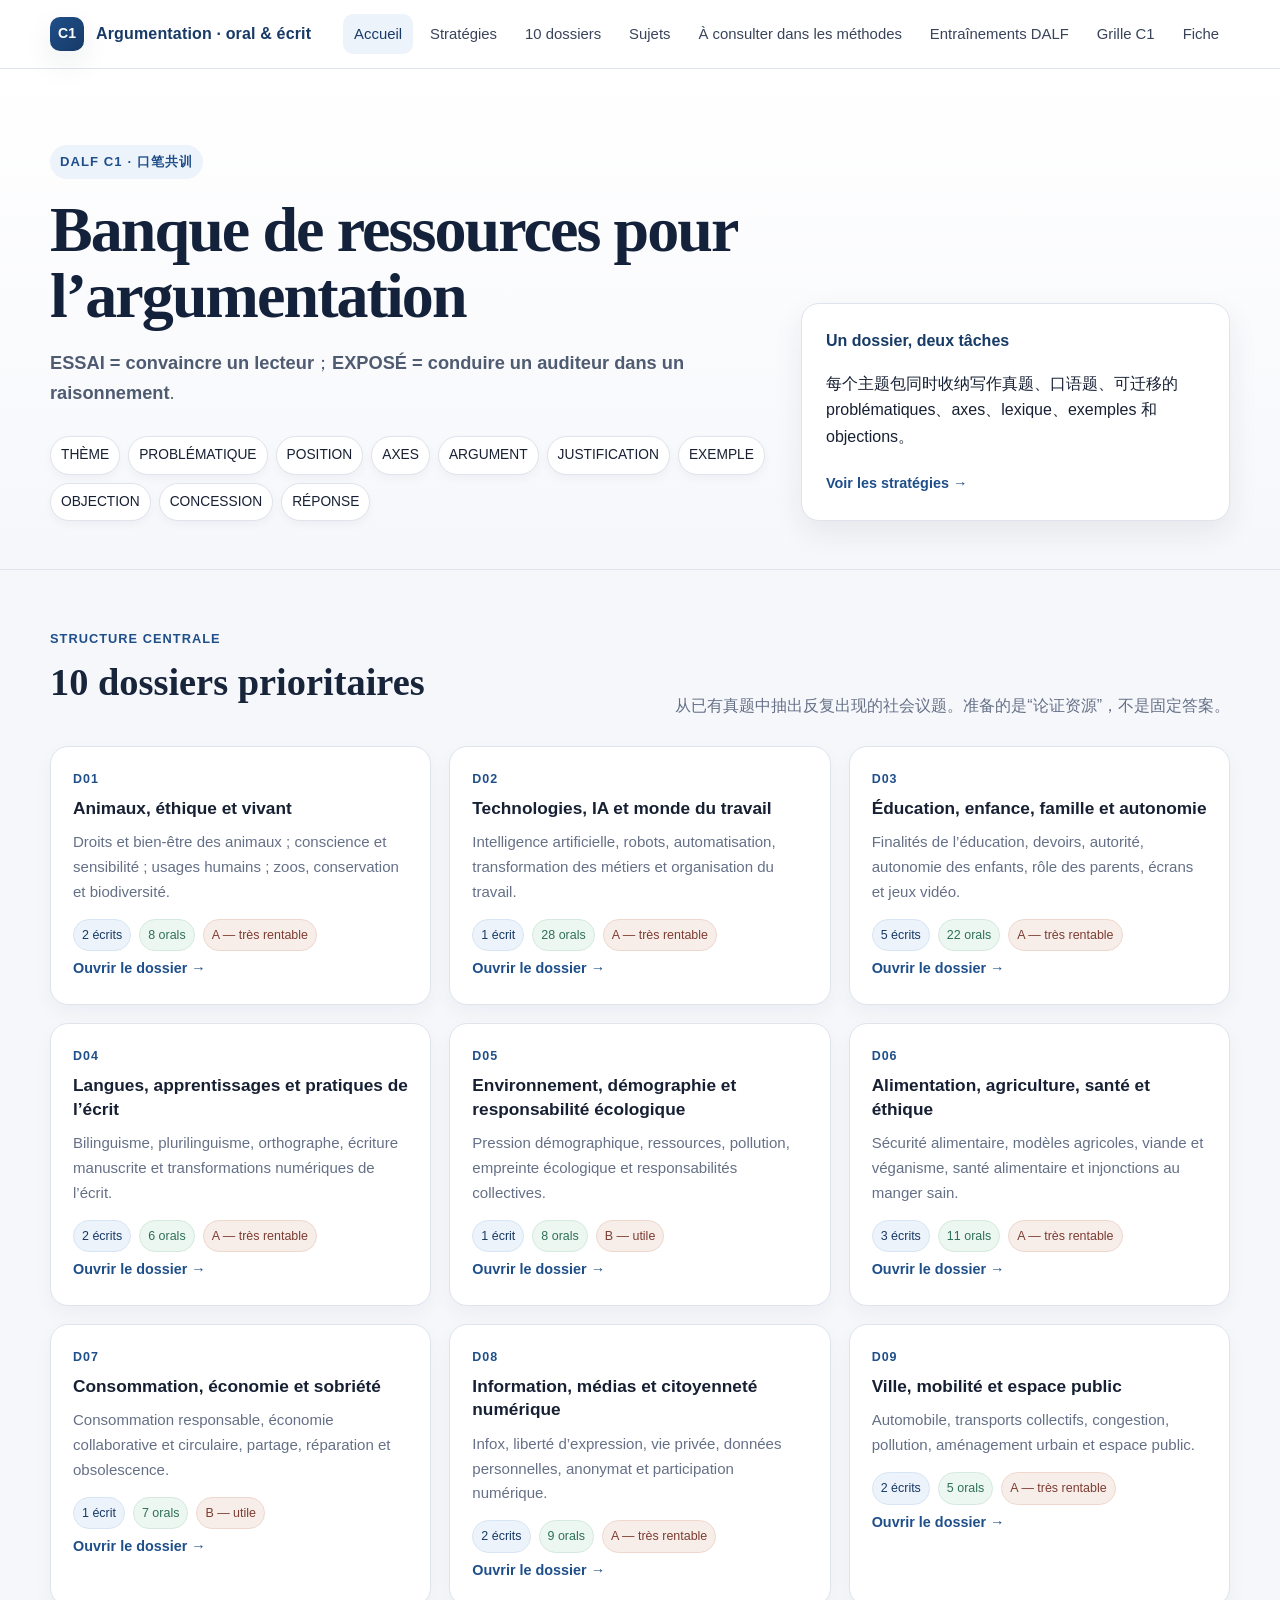
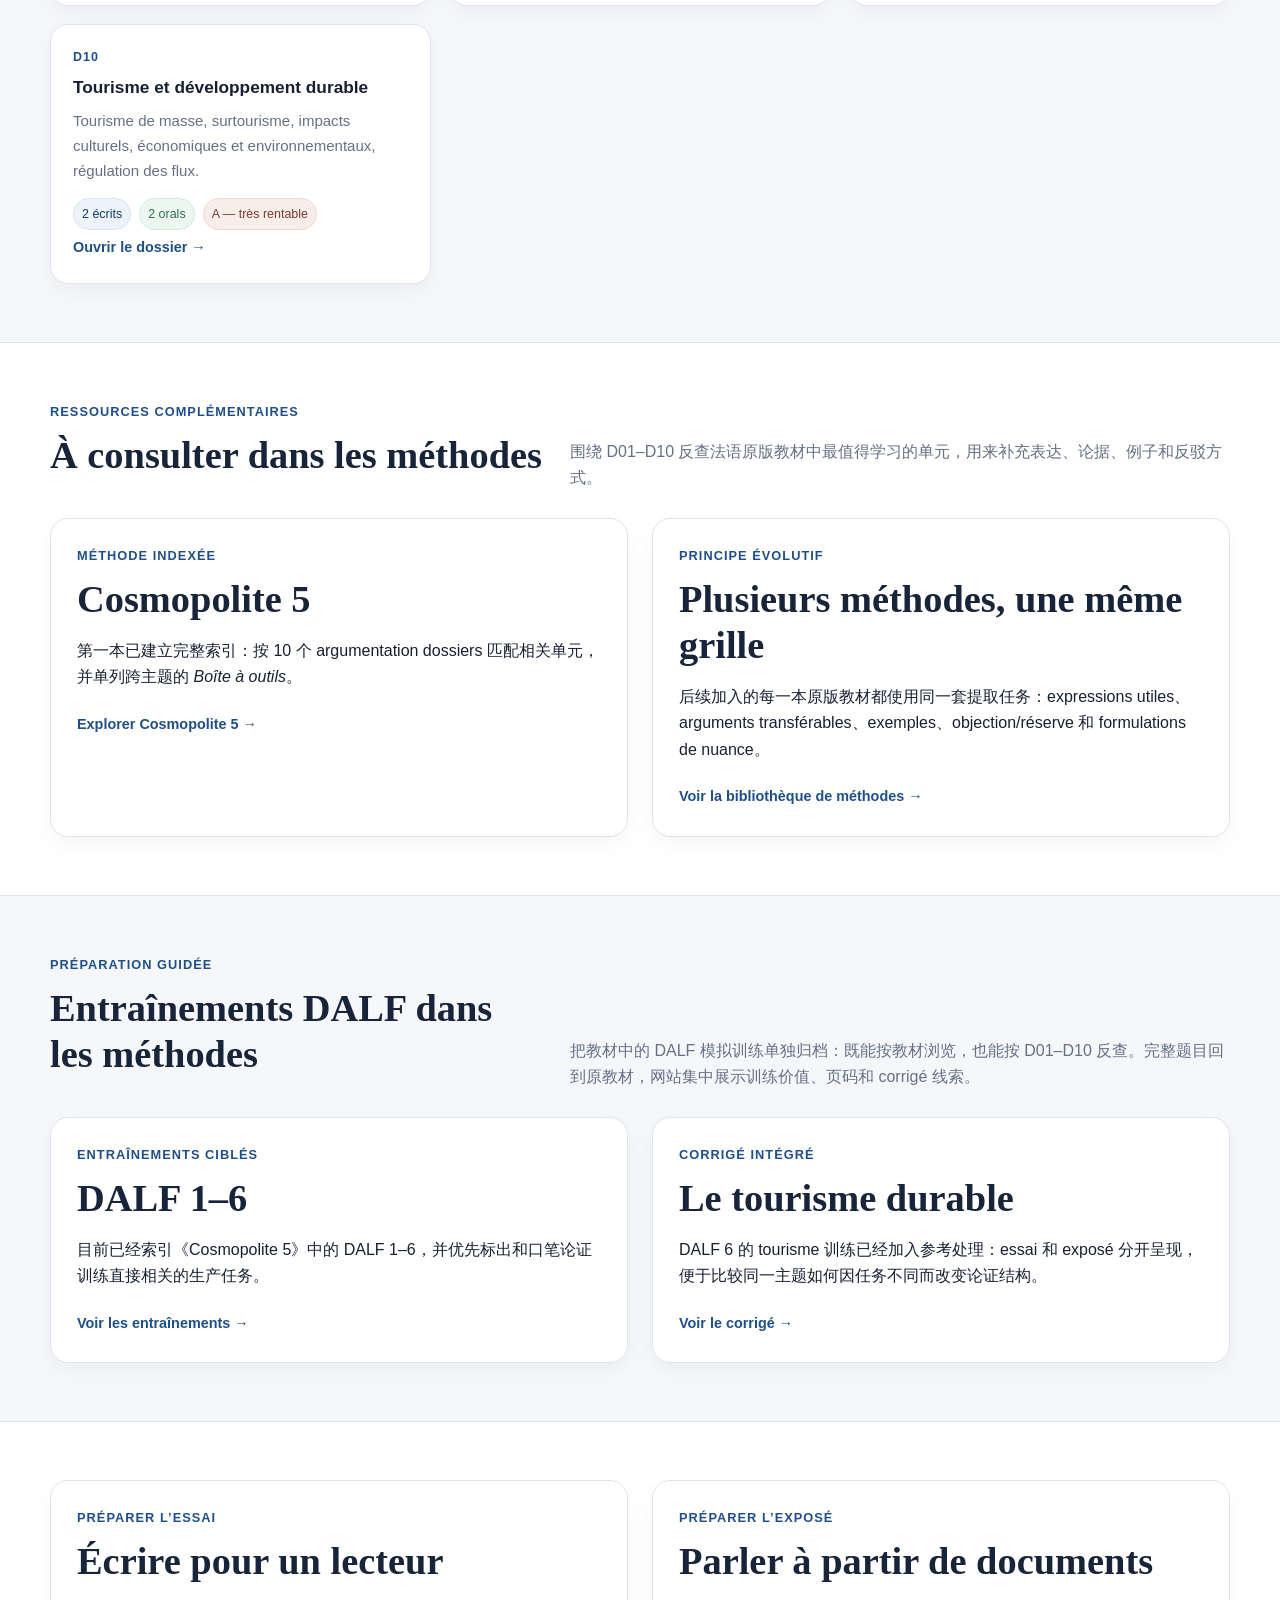
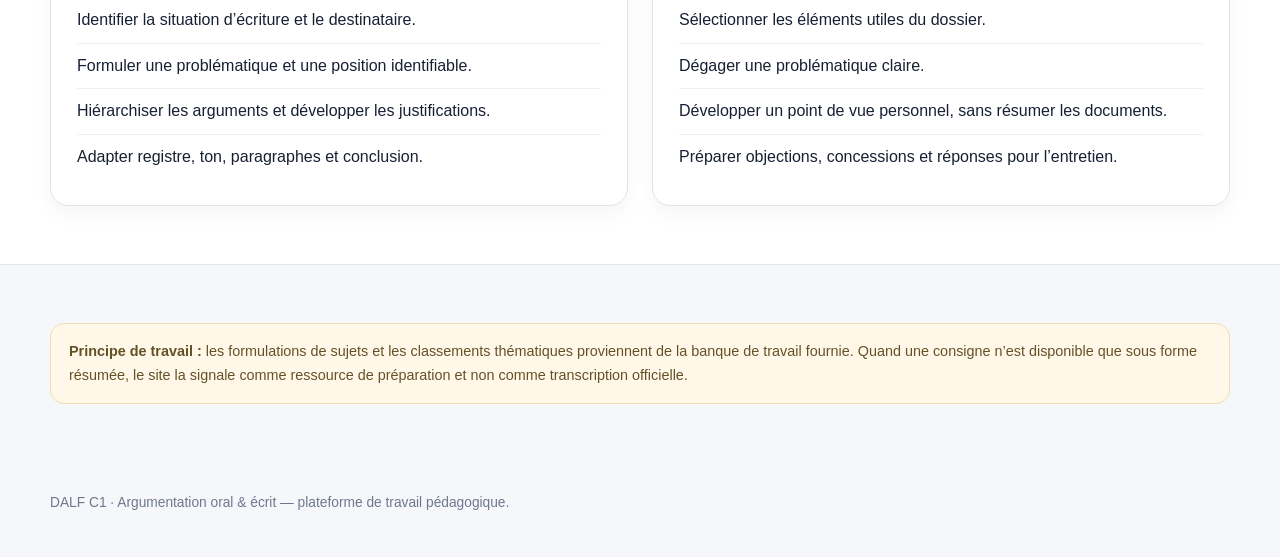
<file: index.html>
<!doctype html>
<html lang="fr">
<head>
<meta charset="utf-8"><meta name="viewport" content="width=device-width,initial-scale=1">
<title>DALF C1 — Argumentation oral & écrit</title>
<meta name="description" content="Banque de ressources pour préparer ensemble l'essai argumenté et l'exposé du DALF C1.">
<link rel="stylesheet" href="assets/style.css">
</head>
<body>
<header class="topbar"><div class="container nav">
<a class="brand" href="index.html"><span class="brand-mark">C1</span><span>Argumentation · oral & écrit</span></a>
<nav class="nav-links"><a href="index.html">Accueil</a><a href="methode.html">Stratégies</a><a href="dossiers.html">10 dossiers</a><a href="sujets.html">Sujets</a><a href="methodes.html">À consulter dans les méthodes</a><a href="entrainements.html">Entraînements DALF</a><a href="grille.html">Grille C1</a><a href="fiche.html">Fiche</a></nav>
</div></header>
<main>
<section class="hero"><div class="container hero-grid">
<div><span class="eyebrow">DALF C1 · 口笔共训</span><h1>Banque de ressources pour l’argumentation</h1>
<p class="lede"><strong>ESSAI = convaincre un lecteur</strong>；<strong>EXPOSÉ = conduire un auditeur dans un raisonnement</strong>.</p>
<div class="chain"><span>THÈME</span><span>PROBLÉMATIQUE</span><span>POSITION</span><span>AXES</span><span>ARGUMENT</span><span>JUSTIFICATION</span><span>EXEMPLE</span><span>OBJECTION</span><span>CONCESSION</span><span>RÉPONSE</span></div>
</div>
<aside class="hero-note"><strong>Un dossier, deux tâches</strong><p>每个主题包同时收纳写作真题、口语题、可迁移的 problématiques、axes、lexique、exemples 和 objections。</p><a class="arrow-link" href="methode.html">Voir les stratégies →</a></aside>
</div></section>
<section class="section"><div class="container"><div class="section-intro"><div><div class="kicker">Structure centrale</div><h2>10 dossiers prioritaires</h2></div><p>从已有真题中抽出反复出现的社会议题。准备的是“论证资源”，不是固定答案。</p></div><div class="grid" id="home-dossiers"></div></div></section>
<section class="section alt"><div class="container"><div class="section-intro"><div><div class="kicker">Ressources complémentaires</div><h2>À consulter dans les méthodes</h2></div><p>围绕 D01–D10 反查法语原版教材中最值得学习的单元，用来补充表达、论据、例子和反驳方式。</p></div><div class="two-col"><div class="panel"><div class="kicker">Méthode indexée</div><h2>Cosmopolite 5</h2><p>第一本已建立完整索引：按 10 个 argumentation dossiers 匹配相关单元，并单列跨主题的 <em>Boîte à outils</em>。</p><a class="arrow-link" href="methode-livre.html?id=cosmopolite5">Explorer Cosmopolite 5 →</a></div><div class="panel"><div class="kicker">Principe évolutif</div><h2>Plusieurs méthodes, une même grille</h2><p>后续加入的每一本原版教材都使用同一套提取任务：expressions utiles、arguments transférables、exemples、objection/réserve 和 formulations de nuance。</p><a class="arrow-link" href="methodes.html">Voir la bibliothèque de méthodes →</a></div></div></div></section>
<section class="section"><div class="container"><div class="section-intro"><div><div class="kicker">Préparation guidée</div><h2>Entraînements DALF dans les méthodes</h2></div><p>把教材中的 DALF 模拟训练单独归档：既能按教材浏览，也能按 D01–D10 反查。完整题目回到原教材，网站集中展示训练价值、页码和 corrigé 线索。</p></div><div class="two-col"><div class="panel"><div class="kicker">Entraînements ciblés</div><h2>DALF 1–6</h2><p>目前已经索引《Cosmopolite 5》中的 DALF 1–6，并优先标出和口笔论证训练直接相关的生产任务。</p><a class="arrow-link" href="entrainements.html">Voir les entraînements →</a></div><div class="panel"><div class="kicker">Corrigé intégré</div><h2>Le tourisme durable</h2><p>DALF 6 的 tourisme 训练已经加入参考处理：essai 和 exposé 分开呈现，便于比较同一主题如何因任务不同而改变论证结构。</p><a class="arrow-link" href="entrainement.html?id=c5-dalf6-tourisme">Voir le corrigé →</a></div></div></div></section>
<section class="section alt"><div class="container two-col">
<div class="panel"><div class="kicker">Préparer l’essai</div><h2>Écrire pour un lecteur</h2><ul class="list-clean"><li>Identifier la situation d’écriture et le destinataire.</li><li>Formuler une problématique et une position identifiable.</li><li>Hiérarchiser les arguments et développer les justifications.</li><li>Adapter registre, ton, paragraphes et conclusion.</li></ul></div>
<div class="panel"><div class="kicker">Préparer l’exposé</div><h2>Parler à partir de documents</h2><ul class="list-clean"><li>Sélectionner les éléments utiles du dossier.</li><li>Dégager une problématique claire.</li><li>Développer un point de vue personnel, sans résumer les documents.</li><li>Préparer objections, concessions et réponses pour l’entretien.</li></ul></div>
</div></section>
<section class="section"><div class="container"><div class="notice"><strong>Principe de travail :</strong> les formulations de sujets et les classements thématiques proviennent de la banque de travail fournie. Quand une consigne n’est disponible que sous forme résumée, le site la signale comme ressource de préparation et non comme transcription officielle.</div></div></section>
</main>
<footer class="footer"><div class="container">DALF C1 · Argumentation oral & écrit — plateforme de travail pédagogique.</div></footer>
<script src="data/data-core.js"></script><script src="data/oral-1.js"></script><script src="data/oral-2.js"></script><script src="data/oral-3.js"></script><script src="data/oral-4.js"></script><script src="data/oral-5.js"></script><script src="data/oral-6.js"></script><script src="assets/app.js"></script>
</body></html>
</file>
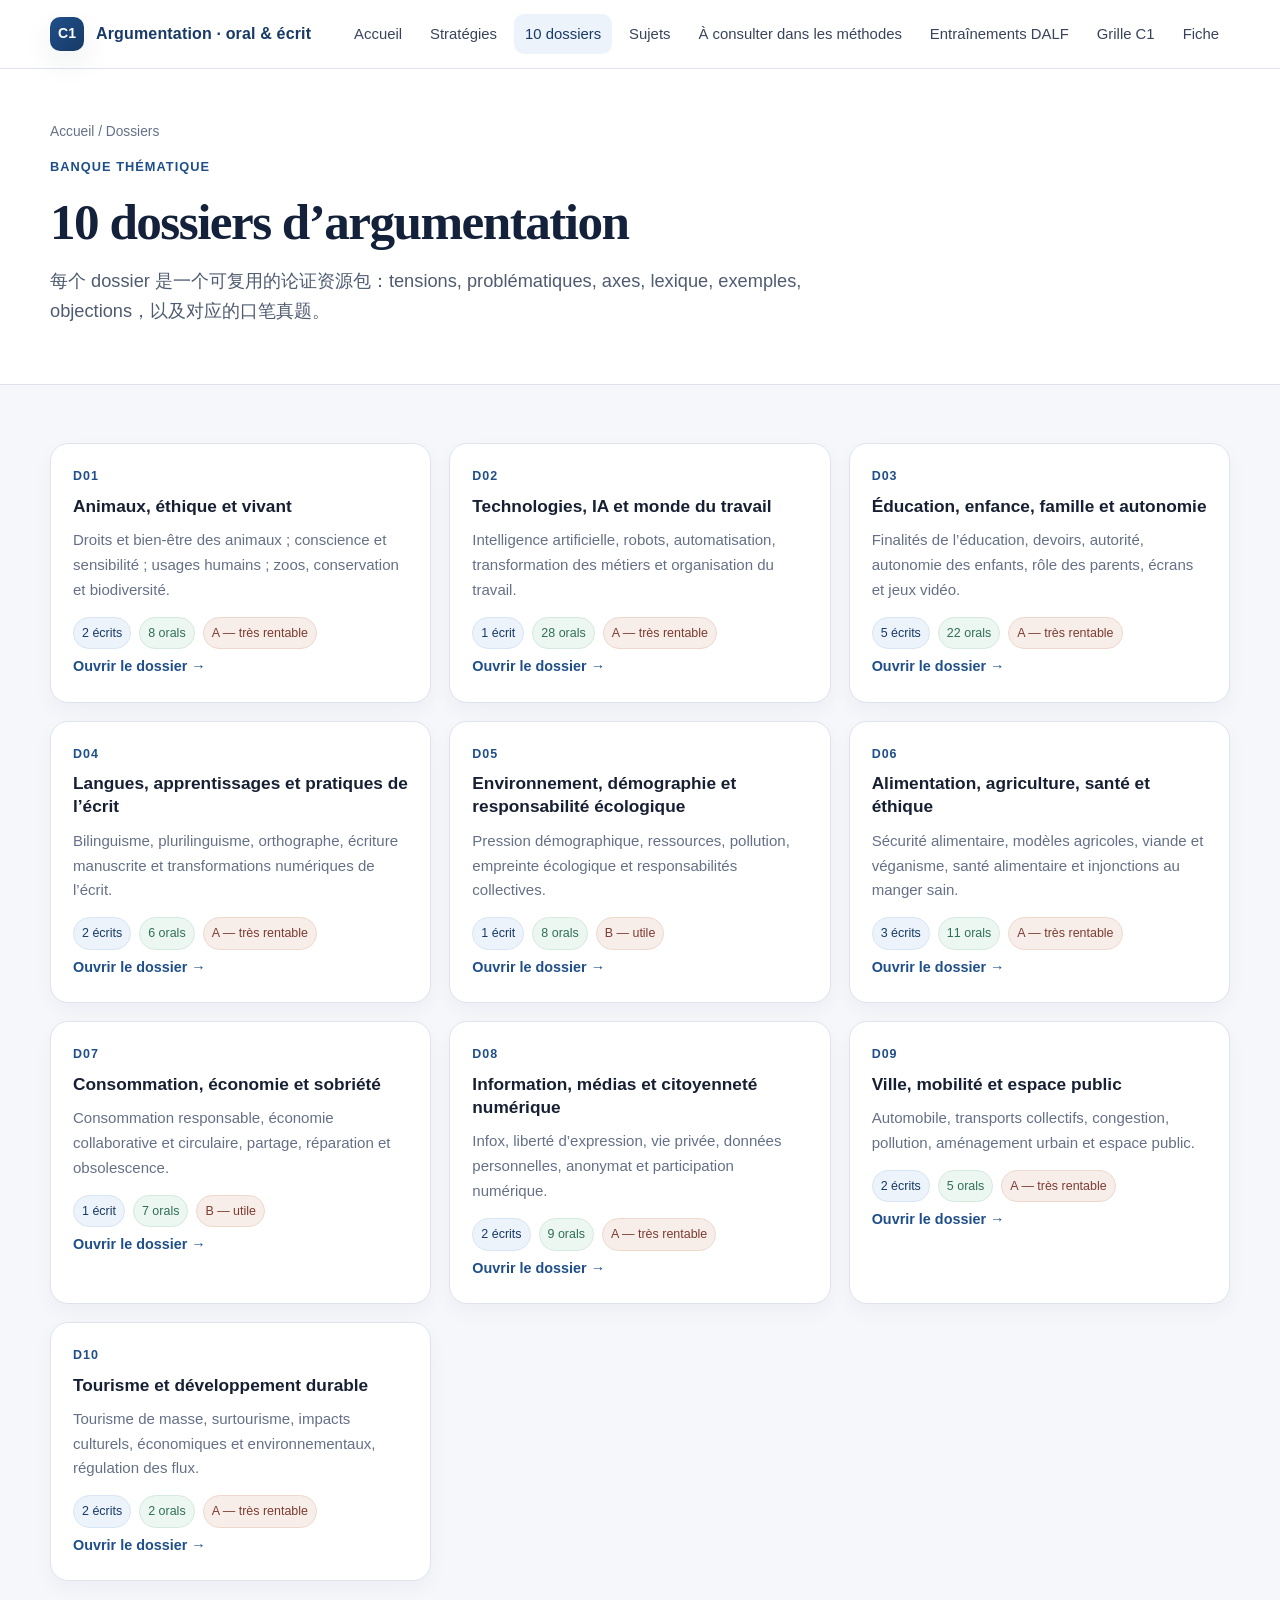
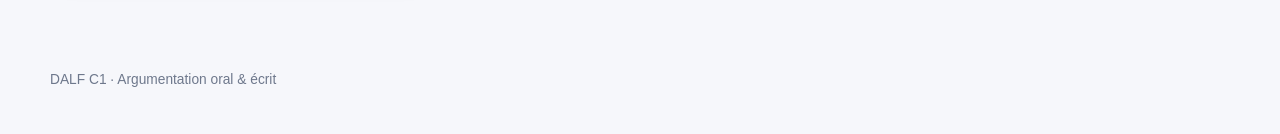
<file: dossiers.html>
<!doctype html><html lang="fr"><head><meta charset="utf-8"><meta name="viewport" content="width=device-width,initial-scale=1"><title>10 dossiers | DALF C1</title><link rel="stylesheet" href="assets/style.css"></head><body>
<header class="topbar"><div class="container nav"><a class="brand" href="index.html"><span class="brand-mark">C1</span><span>Argumentation · oral & écrit</span></a><nav class="nav-links"><a href="index.html">Accueil</a><a href="methode.html">Stratégies</a><a href="dossiers.html">10 dossiers</a><a href="sujets.html">Sujets</a><a href="methodes.html">À consulter dans les méthodes</a><a href="entrainements.html">Entraînements DALF</a><a href="grille.html">Grille C1</a><a href="fiche.html">Fiche</a></nav></div></header>
<main><section class="page-head"><div class="container"><div class="breadcrumb">Accueil / Dossiers</div><div class="kicker">Banque thématique</div><h1>10 dossiers d’argumentation</h1><p class="lede">每个 dossier 是一个可复用的论证资源包：tensions, problématiques, axes, lexique, exemples, objections，以及对应的口笔真题。</p></div></section>
<section class="section"><div class="container"><div class="grid" id="all-dossiers"></div></div></section></main>
<footer class="footer"><div class="container">DALF C1 · Argumentation oral & écrit</div></footer><script src="data/data-core.js"></script><script src="data/oral-1.js"></script><script src="data/oral-2.js"></script><script src="data/oral-3.js"></script><script src="data/oral-4.js"></script><script src="data/oral-5.js"></script><script src="data/oral-6.js"></script><script src="assets/app.js"></script></body></html>
</file>
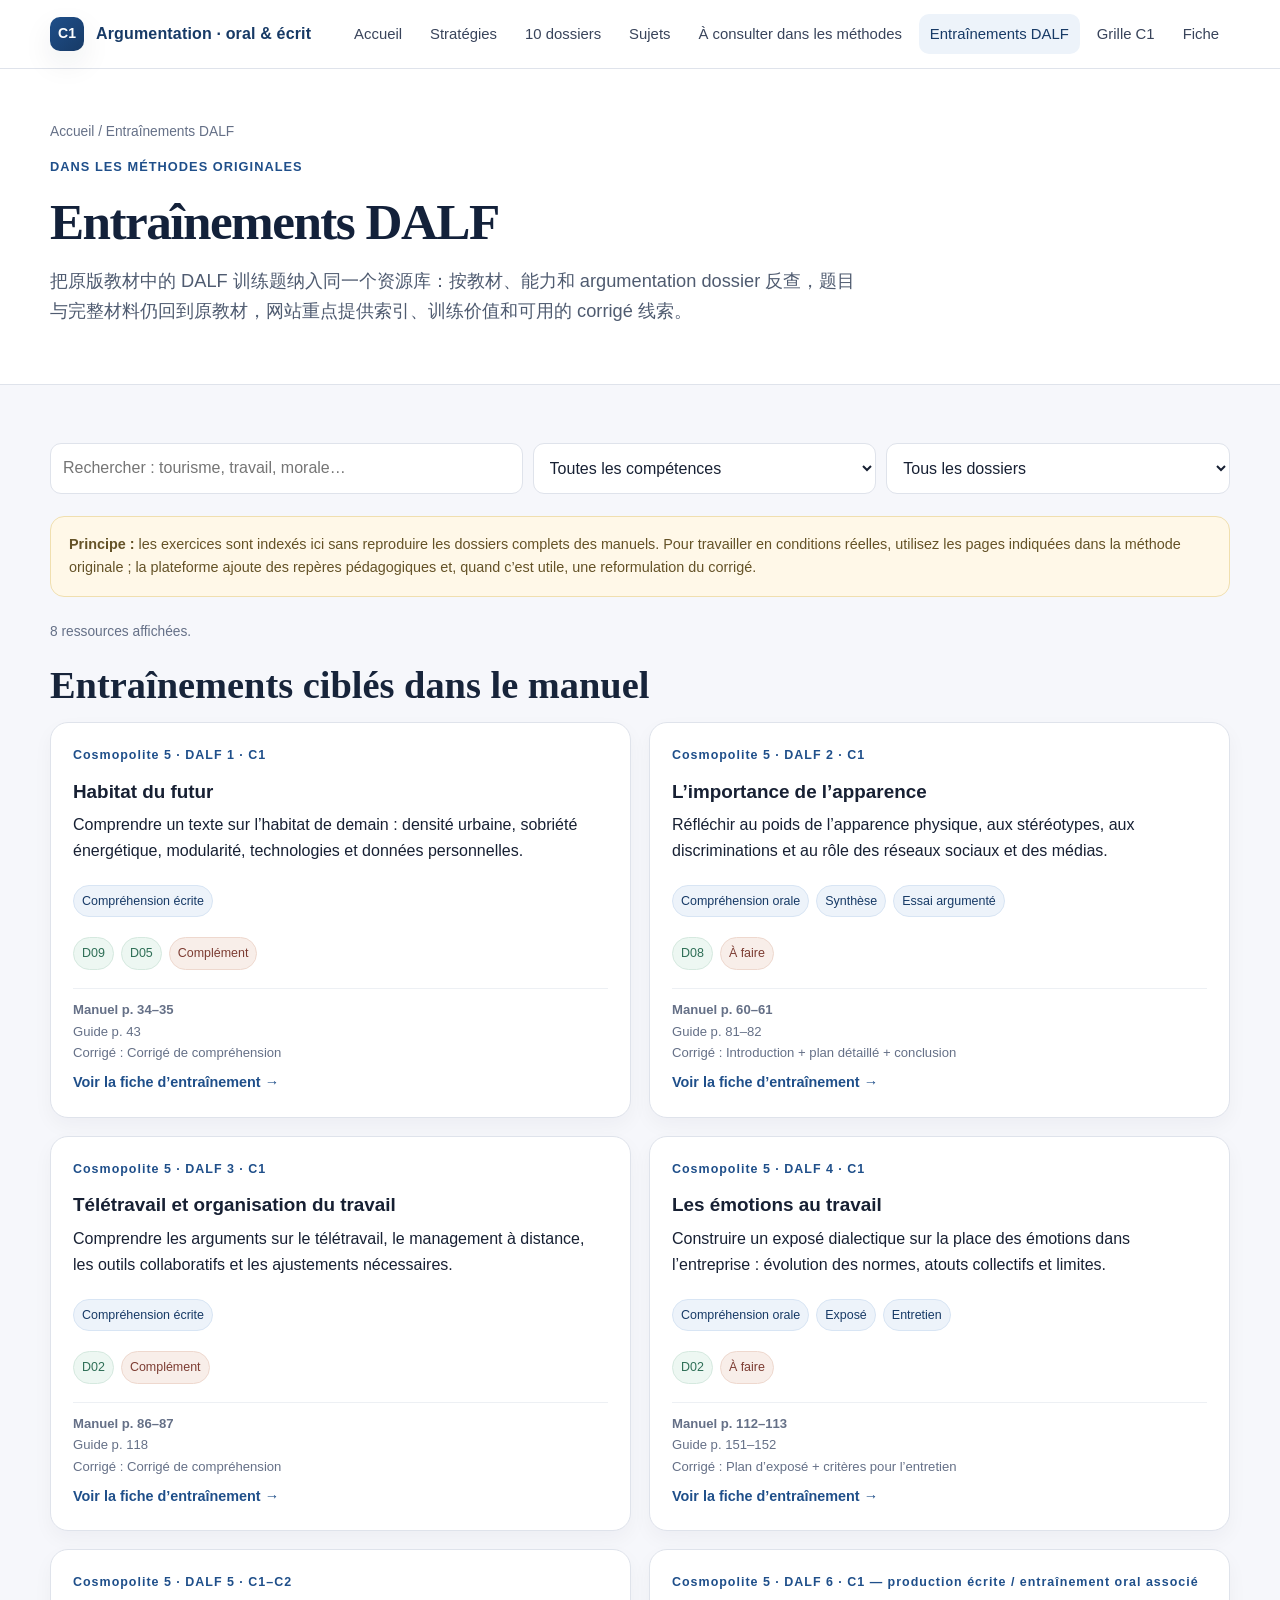
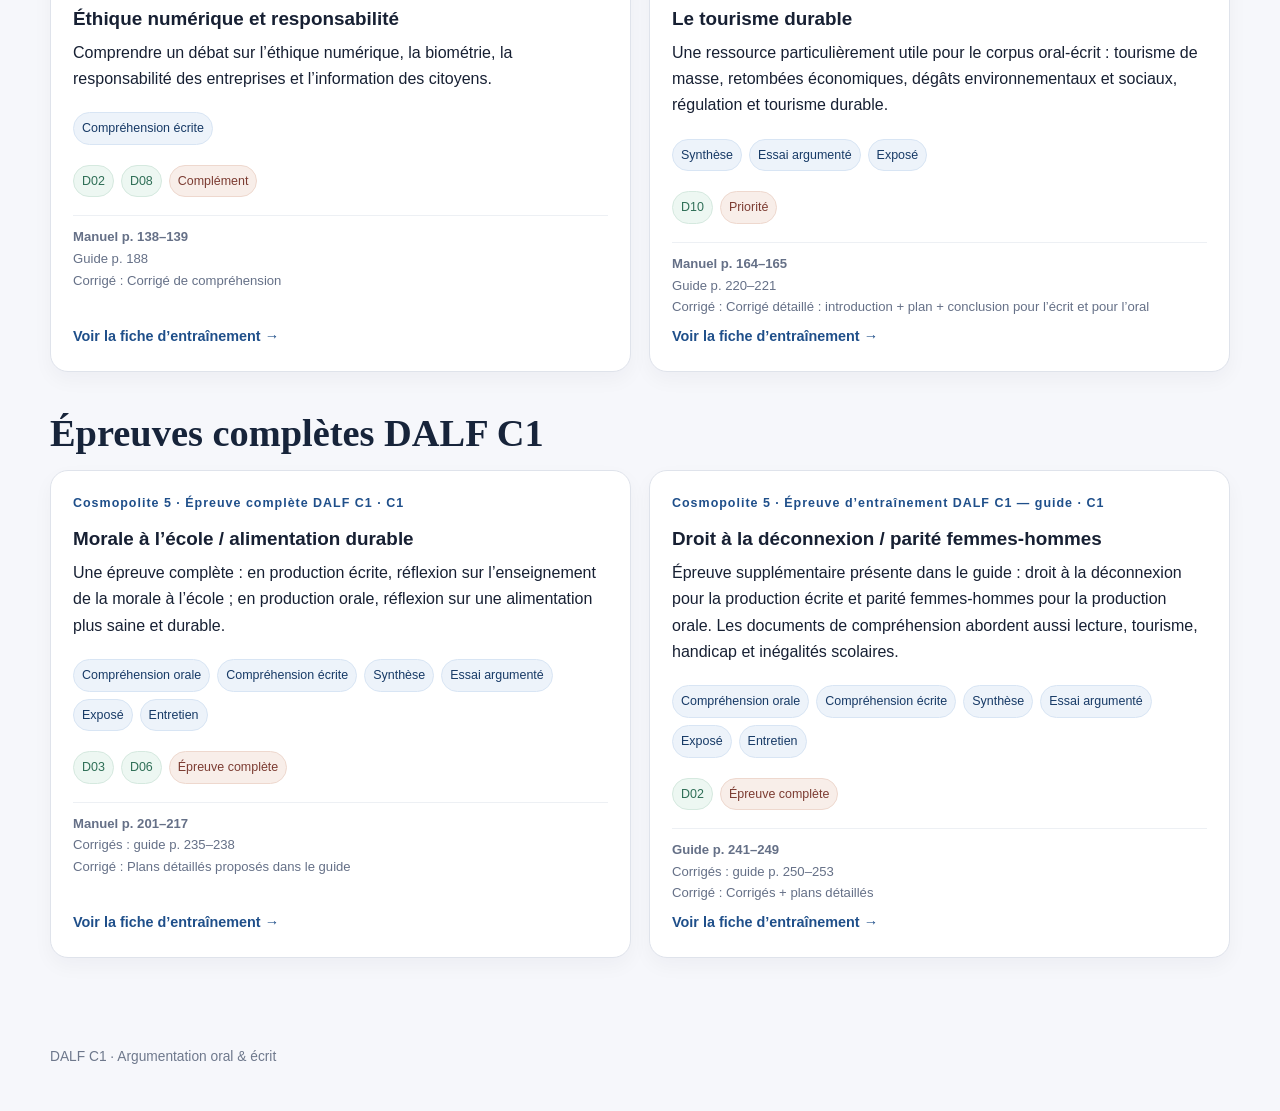
<file: entrainements.html>
<!doctype html><html lang="fr"><head><meta charset="utf-8"><meta name="viewport" content="width=device-width,initial-scale=1"><title>Entraînements DALF | DALF C1</title><link rel="stylesheet" href="assets/style.css"><link rel="stylesheet" href="assets/methodes.css"><link rel="stylesheet" href="assets/entrainements.css"></head><body>
<header class="topbar"><div class="container nav"><a class="brand" href="index.html"><span class="brand-mark">C1</span><span>Argumentation · oral & écrit</span></a><nav class="nav-links"><a href="index.html">Accueil</a><a href="methode.html">Stratégies</a><a href="dossiers.html">10 dossiers</a><a href="sujets.html">Sujets</a><a href="methodes.html">À consulter dans les méthodes</a><a href="entrainements.html">Entraînements DALF</a><a href="grille.html">Grille C1</a><a href="fiche.html">Fiche</a></nav></div></header>
<main>
<section class="page-head"><div class="container"><div class="breadcrumb">Accueil / Entraînements DALF</div><div class="kicker">Dans les méthodes originales</div><h1>Entraînements DALF</h1><p class="lede">把原版教材中的 DALF 训练题纳入同一个资源库：按教材、能力和 argumentation dossier 反查，题目与完整材料仍回到原教材，网站重点提供索引、训练价值和可用的 corrigé 线索。</p></div></section>
<section class="section"><div class="container">
<div class="training-toolbar"><input id="training-q" type="search" placeholder="Rechercher : tourisme, travail, morale…"><select id="training-skill"><option value="all">Toutes les compétences</option></select><select id="training-dossier"><option value="all">Tous les dossiers</option></select></div>
<div class="notice"><strong>Principe :</strong> les exercices sont indexés ici sans reproduire les dossiers complets des manuels. Pour travailler en conditions réelles, utilisez les pages indiquées dans la méthode originale ; la plateforme ajoute des repères pédagogiques et, quand c’est utile, une reformulation du corrigé.</div>
<div id="training-index" style="margin-top:24px"></div>
</div></section>
</main>
<footer class="footer"><div class="container">DALF C1 · Argumentation oral & écrit</div></footer>
<script src="data/data-core.js"></script><script src="data/oral-1.js"></script><script src="data/oral-2.js"></script><script src="data/oral-3.js"></script><script src="data/oral-4.js"></script><script src="data/oral-5.js"></script><script src="data/oral-6.js"></script><script src="data/methodes.js"></script><script src="data/entrainements.js"></script><script src="assets/app.js"></script><script src="assets/entrainements.js"></script>
</body></html>
</file>
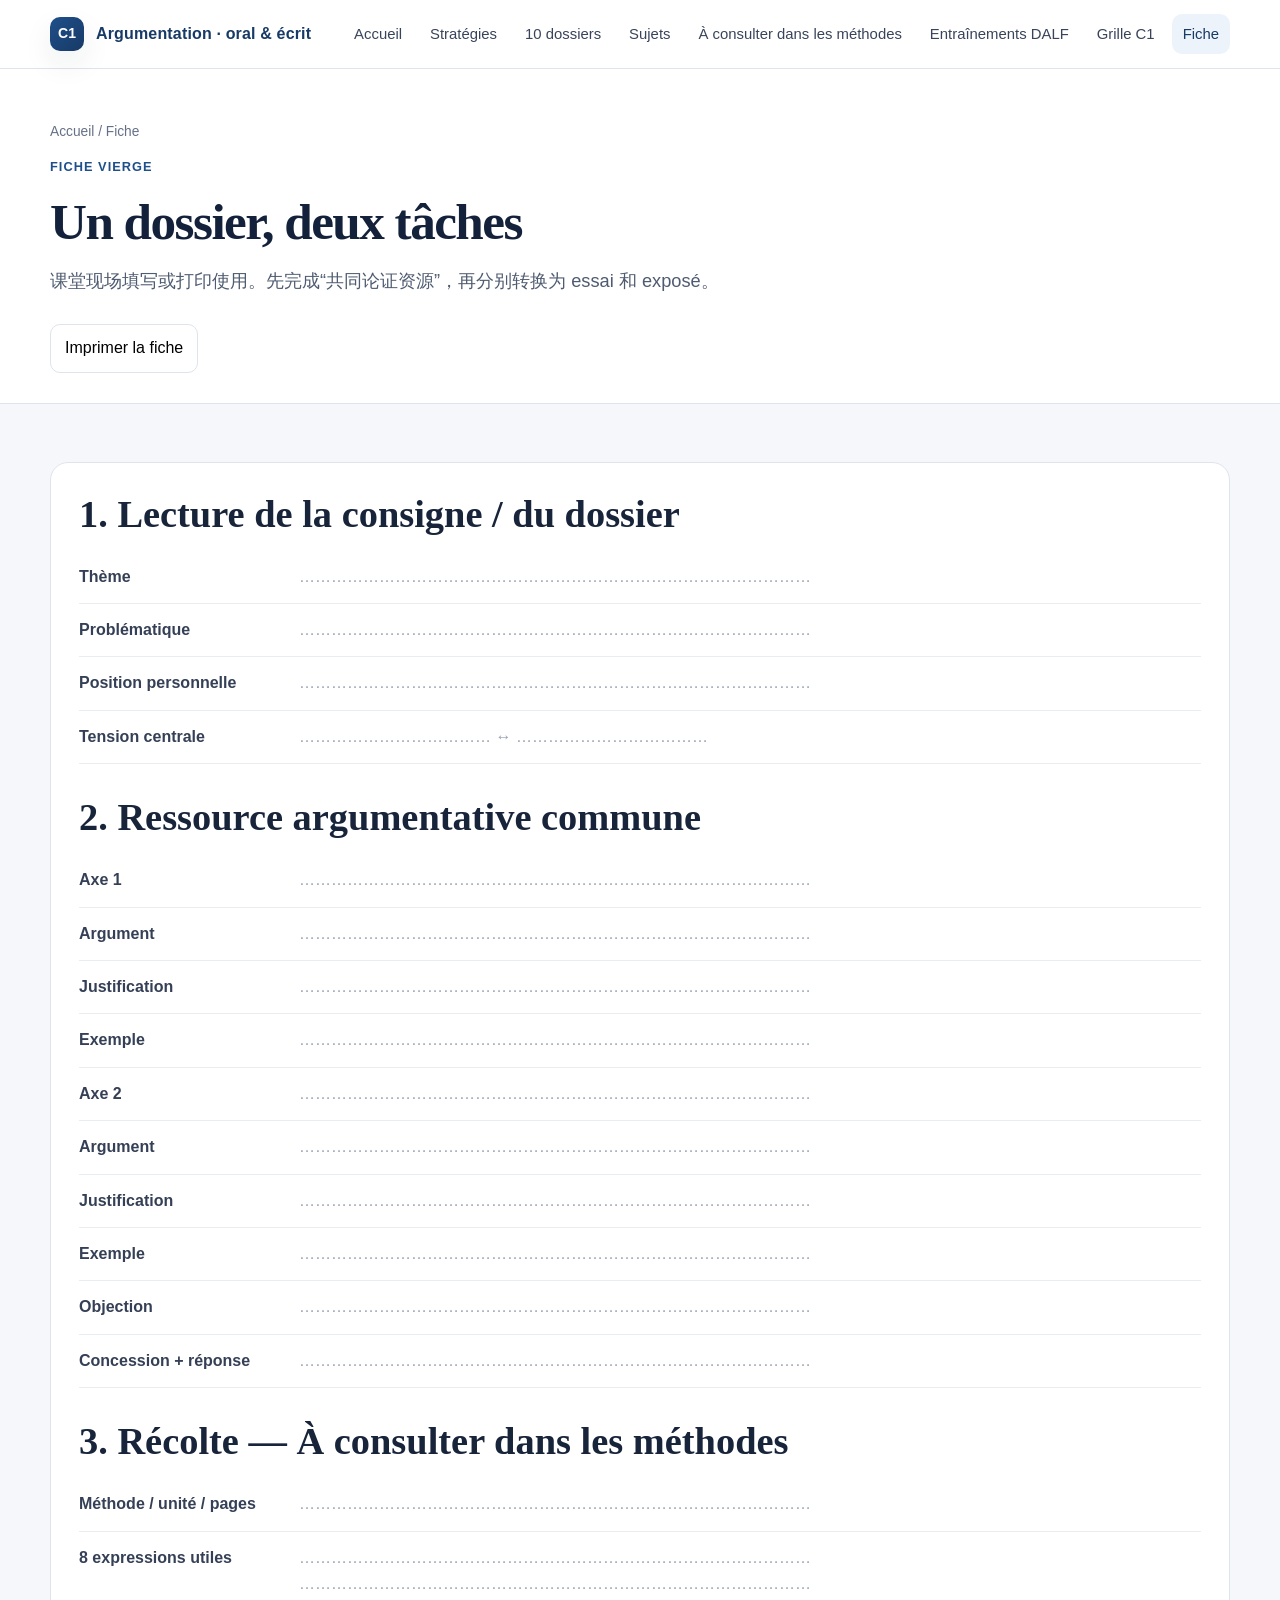
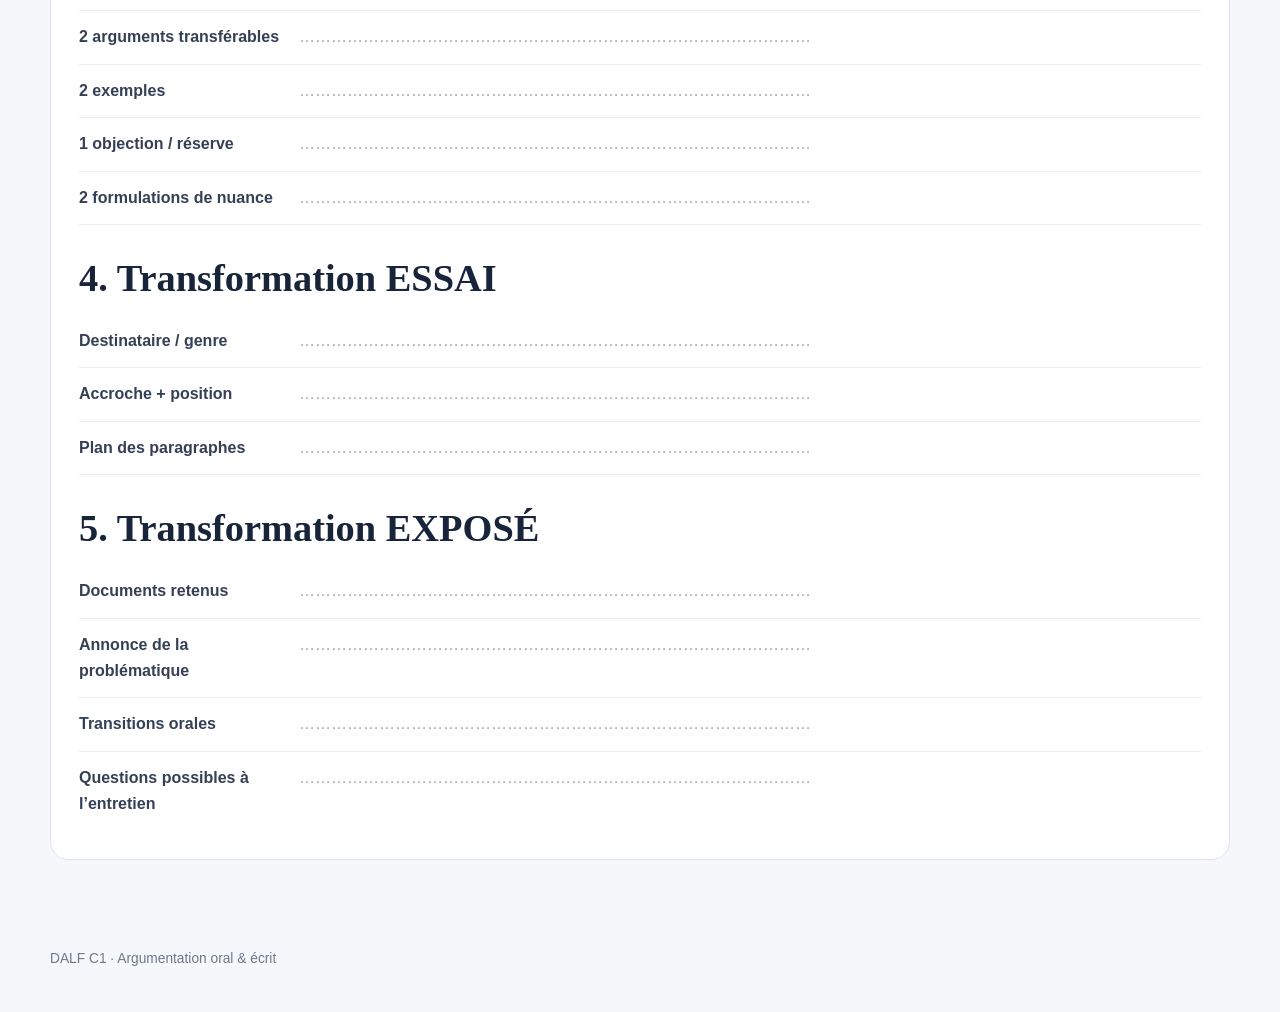
<file: fiche.html>
<!doctype html><html lang="fr"><head><meta charset="utf-8"><meta name="viewport" content="width=device-width,initial-scale=1"><title>Fiche de préparation | DALF C1</title><link rel="stylesheet" href="assets/style.css"></head><body>
<header class="topbar"><div class="container nav"><a class="brand" href="index.html"><span class="brand-mark">C1</span><span>Argumentation · oral & écrit</span></a><nav class="nav-links"><a href="index.html">Accueil</a><a href="methode.html">Stratégies</a><a href="dossiers.html">10 dossiers</a><a href="sujets.html">Sujets</a><a href="methodes.html">À consulter dans les méthodes</a><a href="entrainements.html">Entraînements DALF</a><a href="grille.html">Grille C1</a><a href="fiche.html">Fiche</a></nav></div></header>
<main><section class="page-head"><div class="container"><div class="breadcrumb">Accueil / Fiche</div><div class="kicker">Fiche vierge</div><h1>Un dossier, deux tâches</h1><p class="lede">课堂现场填写或打印使用。先完成“共同论证资源”，再分别转换为 essai 和 exposé。</p><button class="no-print" onclick="window.print()" style="padding:10px 14px;border:1px solid #dfe3eb;background:#fff;border-radius:10px;cursor:pointer">Imprimer la fiche</button></div></section>
<section class="section"><div class="container"><div class="fiche">
<h2>1. Lecture de la consigne / du dossier</h2>
<div class="fiche-row"><div class="fiche-label">Thème</div><div class="fiche-space">……………………………………………………………………………………</div></div>
<div class="fiche-row"><div class="fiche-label">Problématique</div><div class="fiche-space">……………………………………………………………………………………</div></div>
<div class="fiche-row"><div class="fiche-label">Position personnelle</div><div class="fiche-space">……………………………………………………………………………………</div></div>
<div class="fiche-row"><div class="fiche-label">Tension centrale</div><div class="fiche-space">……………………………… ↔ ………………………………</div></div>
<h2 style="margin-top:30px">2. Ressource argumentative commune</h2>
<div class="fiche-row"><div class="fiche-label">Axe 1</div><div class="fiche-space">……………………………………………………………………………………</div></div>
<div class="fiche-row"><div class="fiche-label">Argument</div><div class="fiche-space">……………………………………………………………………………………</div></div>
<div class="fiche-row"><div class="fiche-label">Justification</div><div class="fiche-space">……………………………………………………………………………………</div></div>
<div class="fiche-row"><div class="fiche-label">Exemple</div><div class="fiche-space">……………………………………………………………………………………</div></div>
<div class="fiche-row"><div class="fiche-label">Axe 2</div><div class="fiche-space">……………………………………………………………………………………</div></div>
<div class="fiche-row"><div class="fiche-label">Argument</div><div class="fiche-space">……………………………………………………………………………………</div></div>
<div class="fiche-row"><div class="fiche-label">Justification</div><div class="fiche-space">……………………………………………………………………………………</div></div>
<div class="fiche-row"><div class="fiche-label">Exemple</div><div class="fiche-space">……………………………………………………………………………………</div></div>
<div class="fiche-row"><div class="fiche-label">Objection</div><div class="fiche-space">……………………………………………………………………………………</div></div>
<div class="fiche-row"><div class="fiche-label">Concession + réponse</div><div class="fiche-space">……………………………………………………………………………………</div></div>
<h2 style="margin-top:30px">3. Récolte — À consulter dans les méthodes</h2>
<div class="fiche-row"><div class="fiche-label">Méthode / unité / pages</div><div class="fiche-space">……………………………………………………………………………………</div></div>
<div class="fiche-row"><div class="fiche-label">8 expressions utiles</div><div class="fiche-space">……………………………………………………………………………………<br>……………………………………………………………………………………</div></div>
<div class="fiche-row"><div class="fiche-label">2 arguments transférables</div><div class="fiche-space">……………………………………………………………………………………</div></div>
<div class="fiche-row"><div class="fiche-label">2 exemples</div><div class="fiche-space">……………………………………………………………………………………</div></div>
<div class="fiche-row"><div class="fiche-label">1 objection / réserve</div><div class="fiche-space">……………………………………………………………………………………</div></div>
<div class="fiche-row"><div class="fiche-label">2 formulations de nuance</div><div class="fiche-space">……………………………………………………………………………………</div></div>
<h2 style="margin-top:30px">4. Transformation ESSAI</h2>
<div class="fiche-row"><div class="fiche-label">Destinataire / genre</div><div class="fiche-space">……………………………………………………………………………………</div></div>
<div class="fiche-row"><div class="fiche-label">Accroche + position</div><div class="fiche-space">……………………………………………………………………………………</div></div>
<div class="fiche-row"><div class="fiche-label">Plan des paragraphes</div><div class="fiche-space">……………………………………………………………………………………</div></div>
<h2 style="margin-top:30px">5. Transformation EXPOSÉ</h2>
<div class="fiche-row"><div class="fiche-label">Documents retenus</div><div class="fiche-space">……………………………………………………………………………………</div></div>
<div class="fiche-row"><div class="fiche-label">Annonce de la problématique</div><div class="fiche-space">……………………………………………………………………………………</div></div>
<div class="fiche-row"><div class="fiche-label">Transitions orales</div><div class="fiche-space">……………………………………………………………………………………</div></div>
<div class="fiche-row"><div class="fiche-label">Questions possibles à l’entretien</div><div class="fiche-space">……………………………………………………………………………………</div></div>
</div></div></section></main>
<footer class="footer"><div class="container">DALF C1 · Argumentation oral & écrit</div></footer><script src="data/data-core.js"></script><script src="data/oral-1.js"></script><script src="data/oral-2.js"></script><script src="data/oral-3.js"></script><script src="data/oral-4.js"></script><script src="data/oral-5.js"></script><script src="data/oral-6.js"></script><script src="assets/app.js"></script></body></html>
</file>
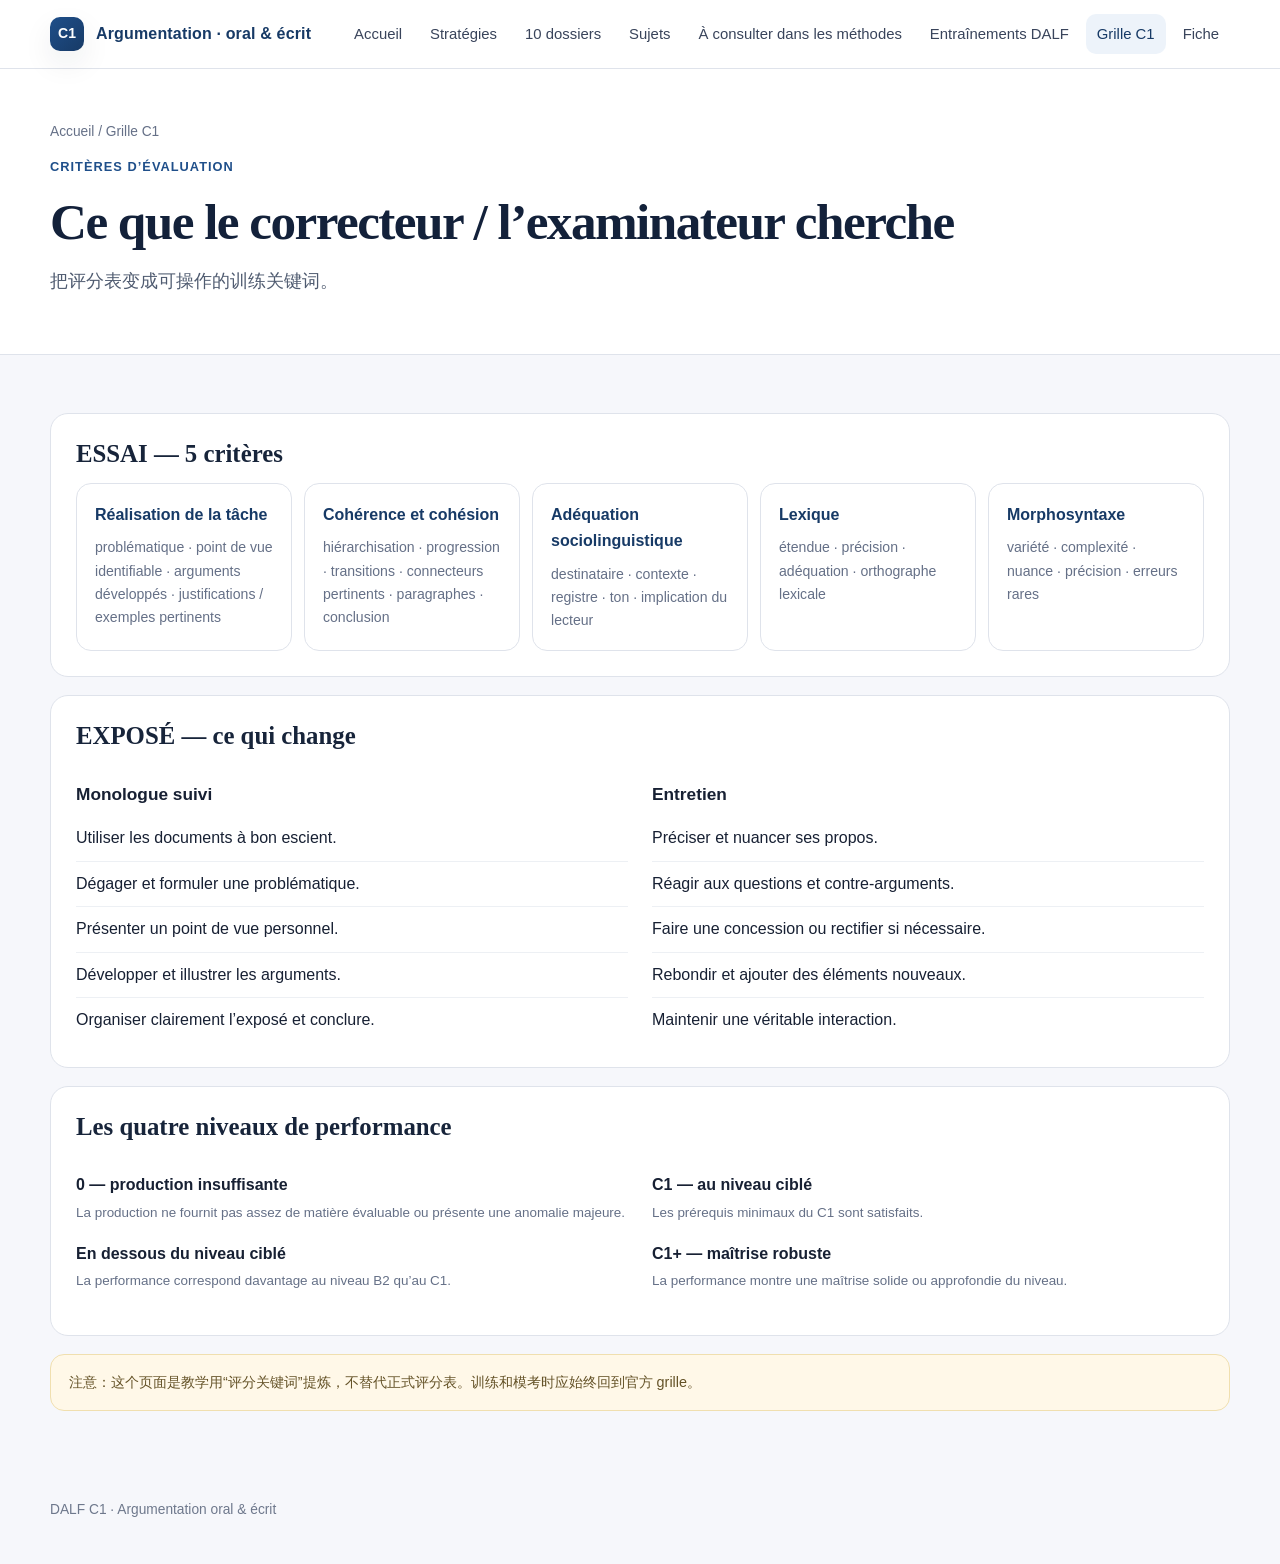
<file: grille.html>
<!doctype html><html lang="fr"><head><meta charset="utf-8"><meta name="viewport" content="width=device-width,initial-scale=1"><title>Grille C1 | DALF C1</title><link rel="stylesheet" href="assets/style.css"></head><body>
<header class="topbar"><div class="container nav"><a class="brand" href="index.html"><span class="brand-mark">C1</span><span>Argumentation · oral & écrit</span></a><nav class="nav-links"><a href="index.html">Accueil</a><a href="methode.html">Stratégies</a><a href="dossiers.html">10 dossiers</a><a href="sujets.html">Sujets</a><a href="methodes.html">À consulter dans les méthodes</a><a href="entrainements.html">Entraînements DALF</a><a href="grille.html">Grille C1</a><a href="fiche.html">Fiche</a></nav></div></header>
<main><section class="page-head"><div class="container"><div class="breadcrumb">Accueil / Grille C1</div><div class="kicker">Critères d’évaluation</div><h1>Ce que le correcteur / l’examinateur cherche</h1><p class="lede">把评分表变成可操作的训练关键词。</p></div></section>
<section class="section"><div class="container">
<div class="block"><h2>ESSAI — 5 critères</h2><div class="score-grid">
<div class="score-card"><strong>Réalisation de la tâche</strong><p>problématique · point de vue identifiable · arguments développés · justifications / exemples pertinents</p></div>
<div class="score-card"><strong>Cohérence et cohésion</strong><p>hiérarchisation · progression · transitions · connecteurs pertinents · paragraphes · conclusion</p></div>
<div class="score-card"><strong>Adéquation sociolinguistique</strong><p>destinataire · contexte · registre · ton · implication du lecteur</p></div>
<div class="score-card"><strong>Lexique</strong><p>étendue · précision · adéquation · orthographe lexicale</p></div>
<div class="score-card"><strong>Morphosyntaxe</strong><p>variété · complexité · nuance · précision · erreurs rares</p></div>
</div></div>
<div class="block"><h2>EXPOSÉ — ce qui change</h2><div class="two-col"><div><h3>Monologue suivi</h3><ul class="list-clean"><li>Utiliser les documents à bon escient.</li><li>Dégager et formuler une problématique.</li><li>Présenter un point de vue personnel.</li><li>Développer et illustrer les arguments.</li><li>Organiser clairement l’exposé et conclure.</li></ul></div><div><h3>Entretien</h3><ul class="list-clean"><li>Préciser et nuancer ses propos.</li><li>Réagir aux questions et contre-arguments.</li><li>Faire une concession ou rectifier si nécessaire.</li><li>Rebondir et ajouter des éléments nouveaux.</li><li>Maintenir une véritable interaction.</li></ul></div></div></div>
<div class="block"><h2>Les quatre niveaux de performance</h2><div class="two-col"><div><p><strong>0 — production insuffisante</strong><br><span class="small">La production ne fournit pas assez de matière évaluable ou présente une anomalie majeure.</span></p><p><strong>En dessous du niveau ciblé</strong><br><span class="small">La performance correspond davantage au niveau B2 qu’au C1.</span></p></div><div><p><strong>C1 — au niveau ciblé</strong><br><span class="small">Les prérequis minimaux du C1 sont satisfaits.</span></p><p><strong>C1+ — maîtrise robuste</strong><br><span class="small">La performance montre une maîtrise solide ou approfondie du niveau.</span></p></div></div></div>
<div class="notice">注意：这个页面是教学用“评分关键词”提炼，不替代正式评分表。训练和模考时应始终回到官方 grille。</div>
</div></section></main>
<footer class="footer"><div class="container">DALF C1 · Argumentation oral & écrit</div></footer><script src="data/data-core.js"></script><script src="data/oral-1.js"></script><script src="data/oral-2.js"></script><script src="data/oral-3.js"></script><script src="data/oral-4.js"></script><script src="data/oral-5.js"></script><script src="data/oral-6.js"></script><script src="assets/app.js"></script></body></html>
</file>
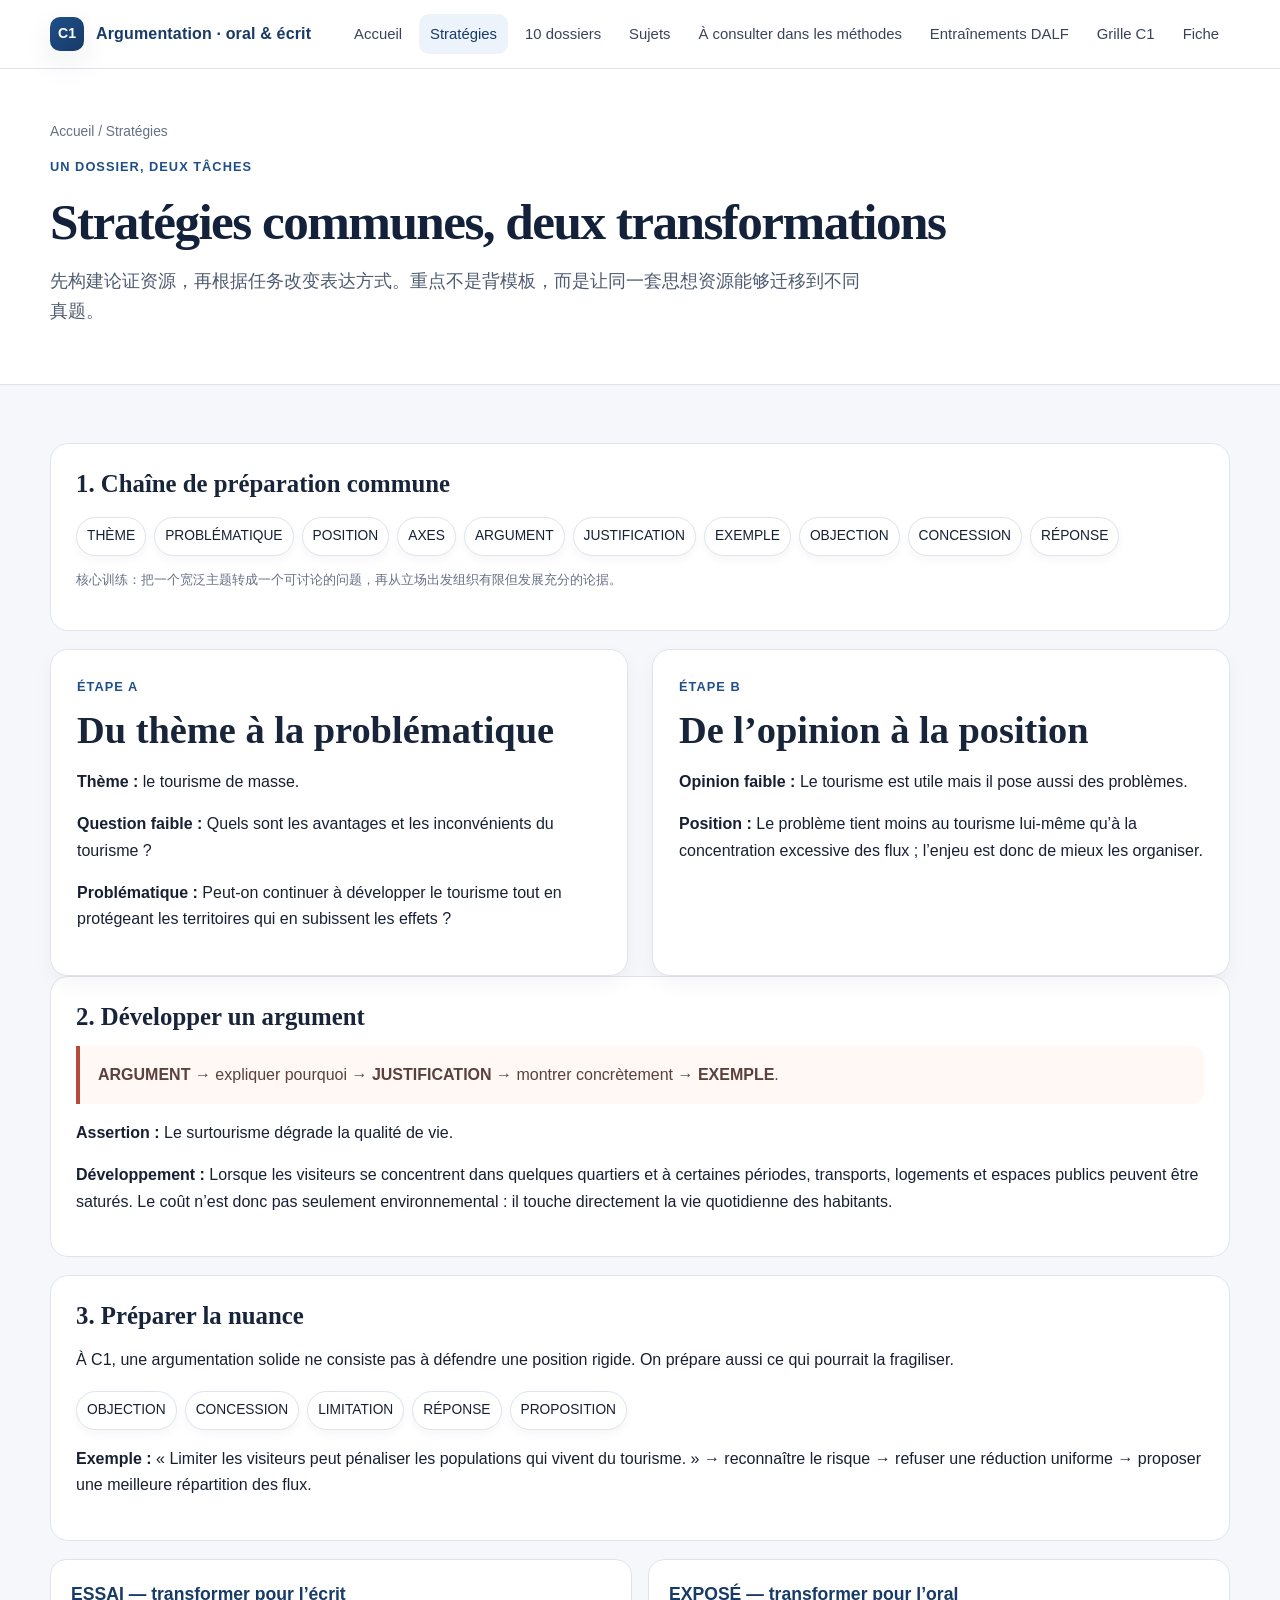
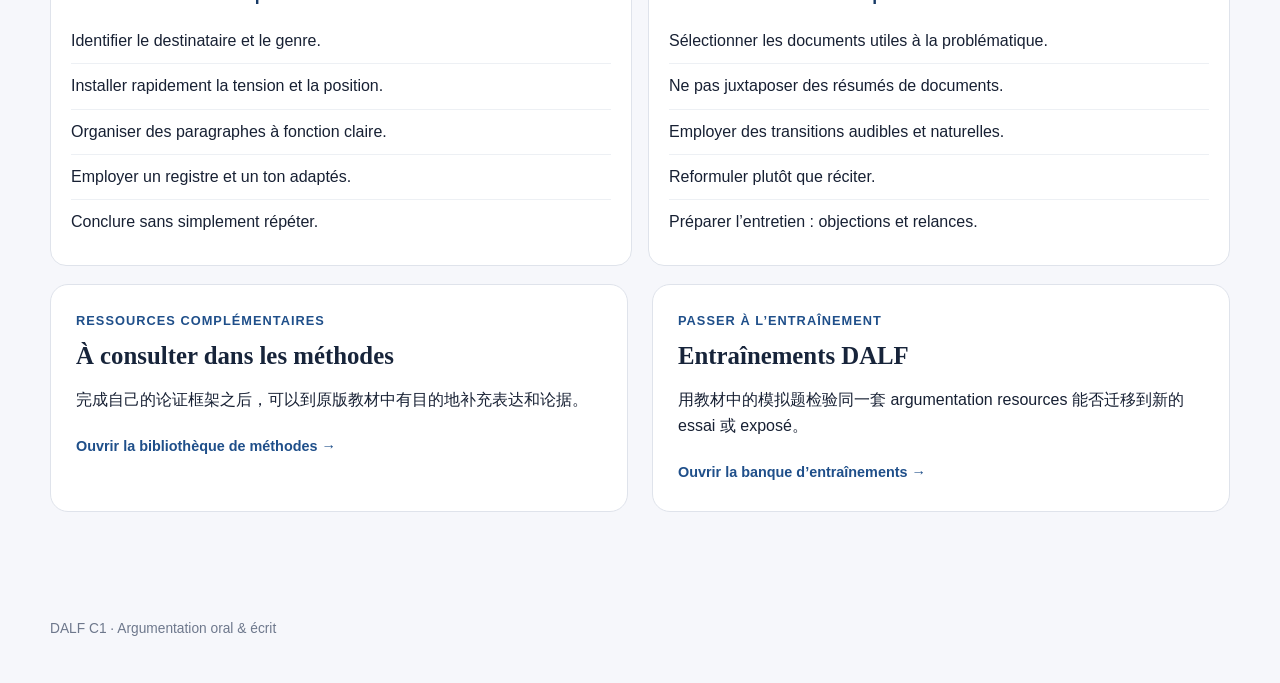
<file: methode.html>
<!doctype html><html lang="fr"><head><meta charset="utf-8"><meta name="viewport" content="width=device-width,initial-scale=1"><title>Stratégies | DALF C1</title><link rel="stylesheet" href="assets/style.css"></head><body>
<header class="topbar"><div class="container nav"><a class="brand" href="index.html"><span class="brand-mark">C1</span><span>Argumentation · oral & écrit</span></a><nav class="nav-links"><a href="index.html">Accueil</a><a href="methode.html">Stratégies</a><a href="dossiers.html">10 dossiers</a><a href="sujets.html">Sujets</a><a href="methodes.html">À consulter dans les méthodes</a><a href="entrainements.html">Entraînements DALF</a><a href="grille.html">Grille C1</a><a href="fiche.html">Fiche</a></nav></div></header>
<main>
<section class="page-head"><div class="container"><div class="breadcrumb">Accueil / Stratégies</div><div class="kicker">Un dossier, deux tâches</div><h1>Stratégies communes, deux transformations</h1><p class="lede">先构建论证资源，再根据任务改变表达方式。重点不是背模板，而是让同一套思想资源能够迁移到不同真题。</p></div></section>
<section class="section"><div class="container">
<div class="block"><h2>1. Chaîne de préparation commune</h2><div class="chain"><span>THÈME</span><span>PROBLÉMATIQUE</span><span>POSITION</span><span>AXES</span><span>ARGUMENT</span><span>JUSTIFICATION</span><span>EXEMPLE</span><span>OBJECTION</span><span>CONCESSION</span><span>RÉPONSE</span></div>
<p class="small">核心训练：把一个宽泛主题转成一个可讨论的问题，再从立场出发组织有限但发展充分的论据。</p></div>
<div class="two-col">
<div class="panel"><div class="kicker">Étape A</div><h2>Du thème à la problématique</h2><p><strong>Thème :</strong> le tourisme de masse.</p><p><strong>Question faible :</strong> Quels sont les avantages et les inconvénients du tourisme ?</p><p><strong>Problématique :</strong> Peut-on continuer à développer le tourisme tout en protégeant les territoires qui en subissent les effets ?</p></div>
<div class="panel"><div class="kicker">Étape B</div><h2>De l’opinion à la position</h2><p><strong>Opinion faible :</strong> Le tourisme est utile mais il pose aussi des problèmes.</p><p><strong>Position :</strong> Le problème tient moins au tourisme lui-même qu’à la concentration excessive des flux ; l’enjeu est donc de mieux les organiser.</p></div>
</div>
<div class="block"><h2>2. Développer un argument</h2><div class="quote"><strong>ARGUMENT</strong> → expliquer pourquoi → <strong>JUSTIFICATION</strong> → montrer concrètement → <strong>EXEMPLE</strong>.</div>
<p><strong>Assertion :</strong> Le surtourisme dégrade la qualité de vie.</p><p><strong>Développement :</strong> Lorsque les visiteurs se concentrent dans quelques quartiers et à certaines périodes, transports, logements et espaces publics peuvent être saturés. Le coût n’est donc pas seulement environnemental : il touche directement la vie quotidienne des habitants.</p></div>
<div class="block"><h2>3. Préparer la nuance</h2><p>À C1, une argumentation solide ne consiste pas à défendre une position rigide. On prépare aussi ce qui pourrait la fragiliser.</p><div class="chain"><span>OBJECTION</span><span>CONCESSION</span><span>LIMITATION</span><span>RÉPONSE</span><span>PROPOSITION</span></div>
<p><strong>Exemple :</strong> « Limiter les visiteurs peut pénaliser les populations qui vivent du tourisme. » → reconnaître le risque → refuser une réduction uniforme → proposer une meilleure répartition des flux.</p></div>
<div class="task-compare">
<div class="task-box"><div class="task-title">ESSAI — transformer pour l’écrit</div><ul class="list-clean"><li>Identifier le destinataire et le genre.</li><li>Installer rapidement la tension et la position.</li><li>Organiser des paragraphes à fonction claire.</li><li>Employer un registre et un ton adaptés.</li><li>Conclure sans simplement répéter.</li></ul></div>
<div class="task-box"><div class="task-title">EXPOSÉ — transformer pour l’oral</div><ul class="list-clean"><li>Sélectionner les documents utiles à la problématique.</li><li>Ne pas juxtaposer des résumés de documents.</li><li>Employer des transitions audibles et naturelles.</li><li>Reformuler plutôt que réciter.</li><li>Préparer l’entretien : objections et relances.</li></ul></div>
</div>
<div class="two-col" style="margin-top:18px"><div class="block"><div class="kicker">Ressources complémentaires</div><h2>À consulter dans les méthodes</h2><p>完成自己的论证框架之后，可以到原版教材中有目的地补充表达和论据。</p><a class="arrow-link" href="methodes.html">Ouvrir la bibliothèque de méthodes →</a></div><div class="block"><div class="kicker">Passer à l’entraînement</div><h2>Entraînements DALF</h2><p>用教材中的模拟题检验同一套 argumentation resources 能否迁移到新的 essai 或 exposé。</p><a class="arrow-link" href="entrainements.html">Ouvrir la banque d’entraînements →</a></div></div>
</div></section></main>
<footer class="footer"><div class="container">DALF C1 · Argumentation oral & écrit</div></footer><script src="data/data-core.js"></script><script src="data/oral-1.js"></script><script src="data/oral-2.js"></script><script src="data/oral-3.js"></script><script src="data/oral-4.js"></script><script src="data/oral-5.js"></script><script src="data/oral-6.js"></script><script src="assets/app.js"></script></body></html>
</file>
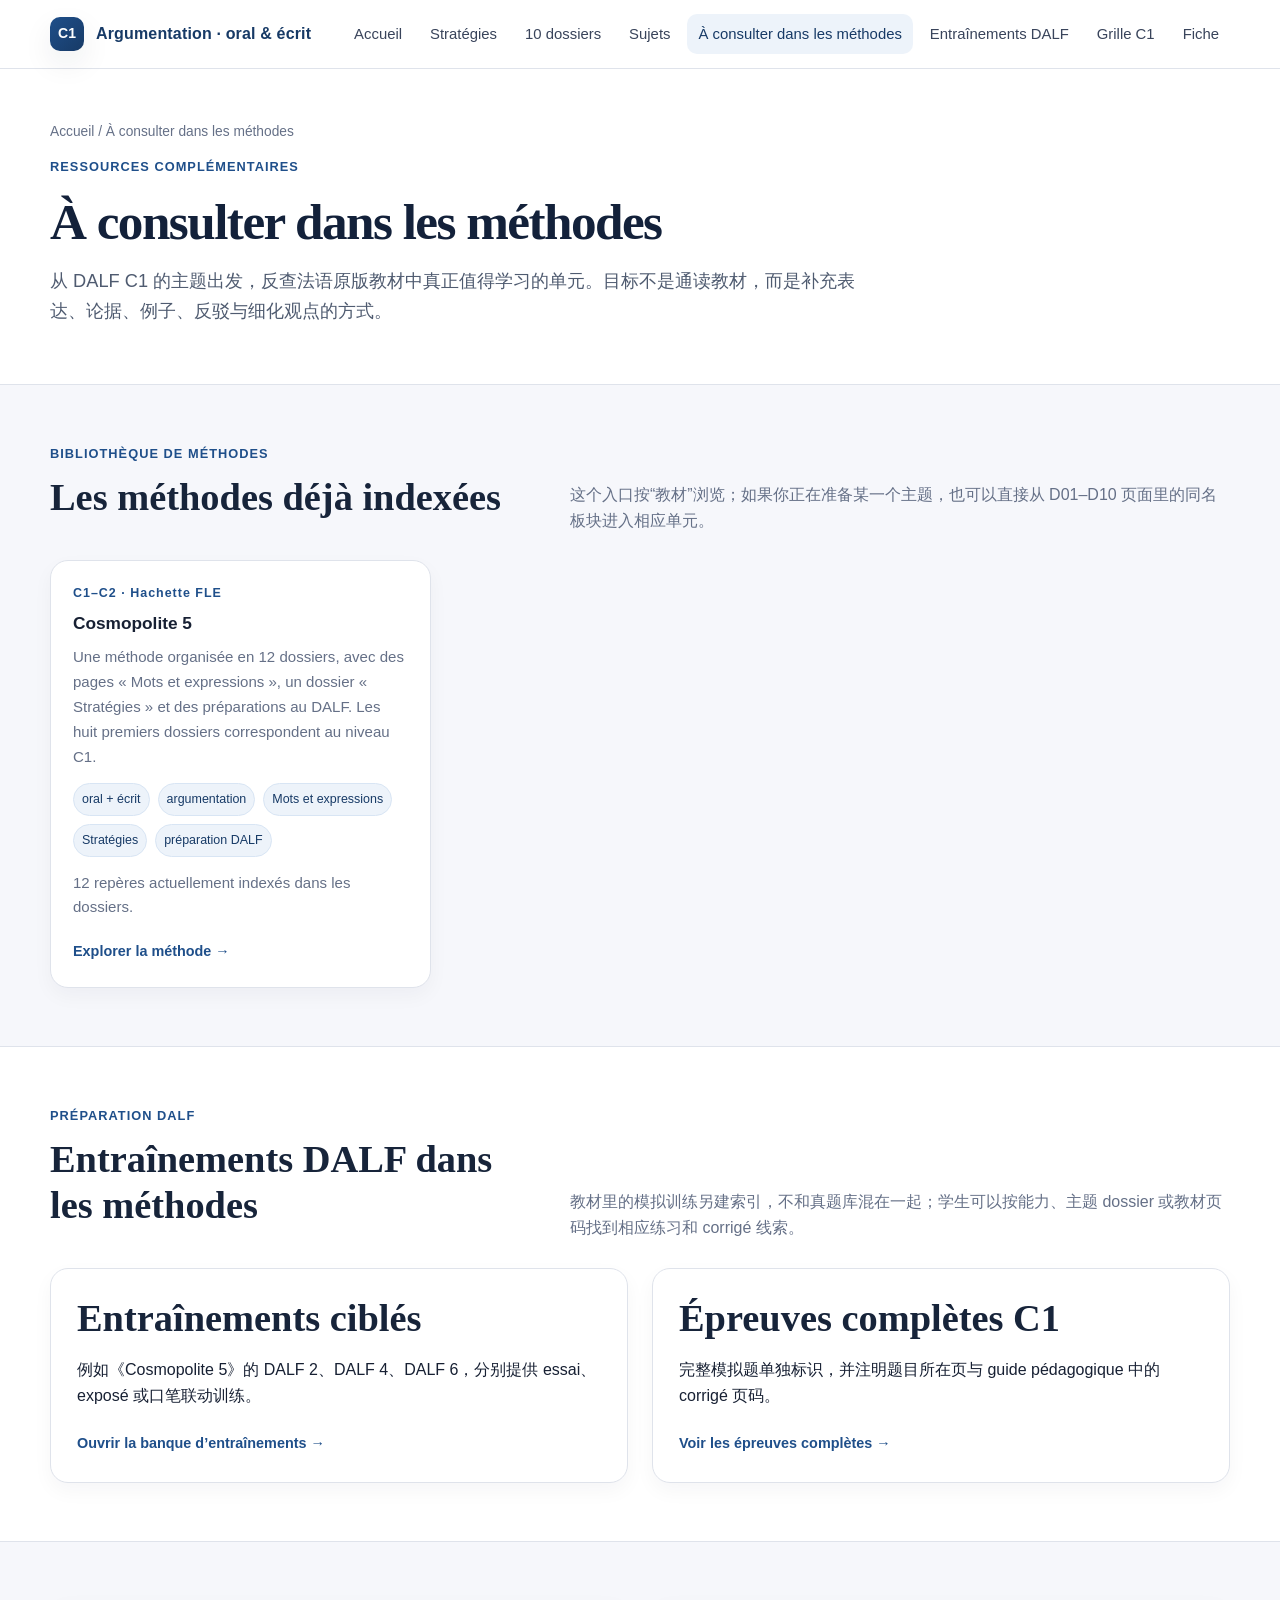
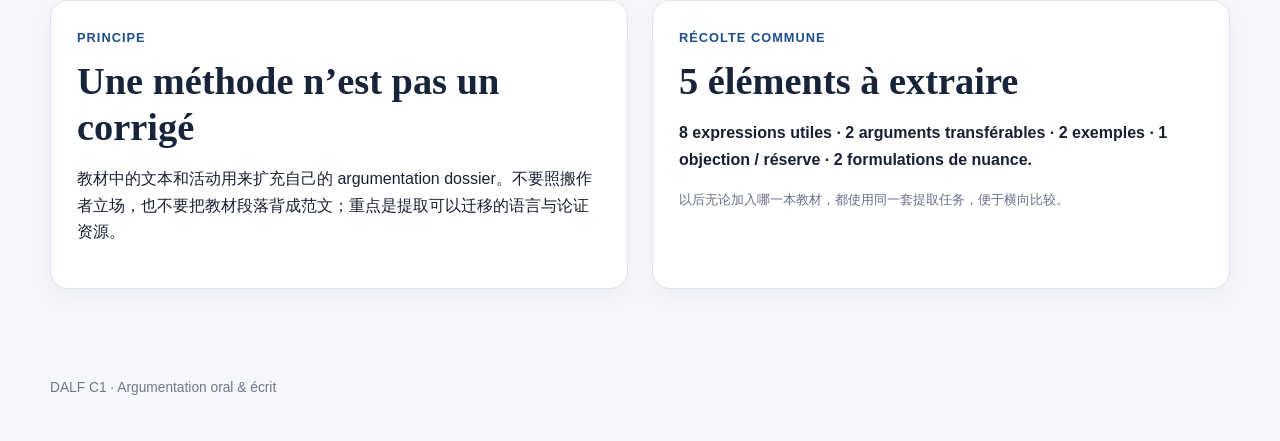
<file: methodes.html>
<!doctype html><html lang="fr"><head><meta charset="utf-8"><meta name="viewport" content="width=device-width,initial-scale=1"><title>À consulter dans les méthodes | DALF C1</title><link rel="stylesheet" href="assets/style.css"><link rel="stylesheet" href="assets/methodes.css"></head><body>
<header class="topbar"><div class="container nav"><a class="brand" href="index.html"><span class="brand-mark">C1</span><span>Argumentation · oral & écrit</span></a><nav class="nav-links"><a href="index.html">Accueil</a><a href="methode.html">Stratégies</a><a href="dossiers.html">10 dossiers</a><a href="sujets.html">Sujets</a><a href="methodes.html">À consulter dans les méthodes</a><a href="entrainements.html">Entraînements DALF</a><a href="grille.html">Grille C1</a><a href="fiche.html">Fiche</a></nav></div></header>
<main>
<section class="page-head"><div class="container"><div class="breadcrumb">Accueil / À consulter dans les méthodes</div><div class="kicker">Ressources complémentaires</div><h1>À consulter dans les méthodes</h1><p class="lede">从 DALF C1 的主题出发，反查法语原版教材中真正值得学习的单元。目标不是通读教材，而是补充表达、论据、例子、反驳与细化观点的方式。</p></div></section>
<section class="section"><div class="container">
<div class="section-intro"><div><div class="kicker">Bibliothèque de méthodes</div><h2>Les méthodes déjà indexées</h2></div><p>这个入口按“教材”浏览；如果你正在准备某一个主题，也可以直接从 D01–D10 页面里的同名板块进入相应单元。</p></div>
<div class="grid" id="method-books"></div>
</div></section>
<section class="section alt"><div class="container"><div class="section-intro"><div><div class="kicker">Préparation DALF</div><h2>Entraînements DALF dans les méthodes</h2></div><p>教材里的模拟训练另建索引，不和真题库混在一起；学生可以按能力、主题 dossier 或教材页码找到相应练习和 corrigé 线索。</p></div><div class="two-col"><div class="panel"><h2>Entraînements ciblés</h2><p>例如《Cosmopolite 5》的 DALF 2、DALF 4、DALF 6，分别提供 essai、exposé 或口笔联动训练。</p><a class="arrow-link" href="entrainements.html">Ouvrir la banque d’entraînements →</a></div><div class="panel"><h2>Épreuves complètes C1</h2><p>完整模拟题单独标识，并注明题目所在页与 guide pédagogique 中的 corrigé 页码。</p><a class="arrow-link" href="entrainements.html">Voir les épreuves complètes →</a></div></div></div></section>
<section class="section"><div class="container"><div class="two-col"><div class="panel"><div class="kicker">Principe</div><h2>Une méthode n’est pas un corrigé</h2><p>教材中的文本和活动用来扩充自己的 argumentation dossier。不要照搬作者立场，也不要把教材段落背成范文；重点是提取可以迁移的语言与论证资源。</p></div><div class="panel"><div class="kicker">Récolte commune</div><h2>5 éléments à extraire</h2><p><strong>8 expressions utiles · 2 arguments transférables · 2 exemples · 1 objection / réserve · 2 formulations de nuance.</strong></p><p class="small">以后无论加入哪一本教材，都使用同一套提取任务，便于横向比较。</p></div></div></div></section>
</main>
<footer class="footer"><div class="container">DALF C1 · Argumentation oral & écrit</div></footer>
<script src="data/data-core.js"></script><script src="data/oral-1.js"></script><script src="data/oral-2.js"></script><script src="data/oral-3.js"></script><script src="data/oral-4.js"></script><script src="data/oral-5.js"></script><script src="data/oral-6.js"></script><script src="data/methodes.js"></script><script src="assets/app.js"></script>
</body></html>
</file>
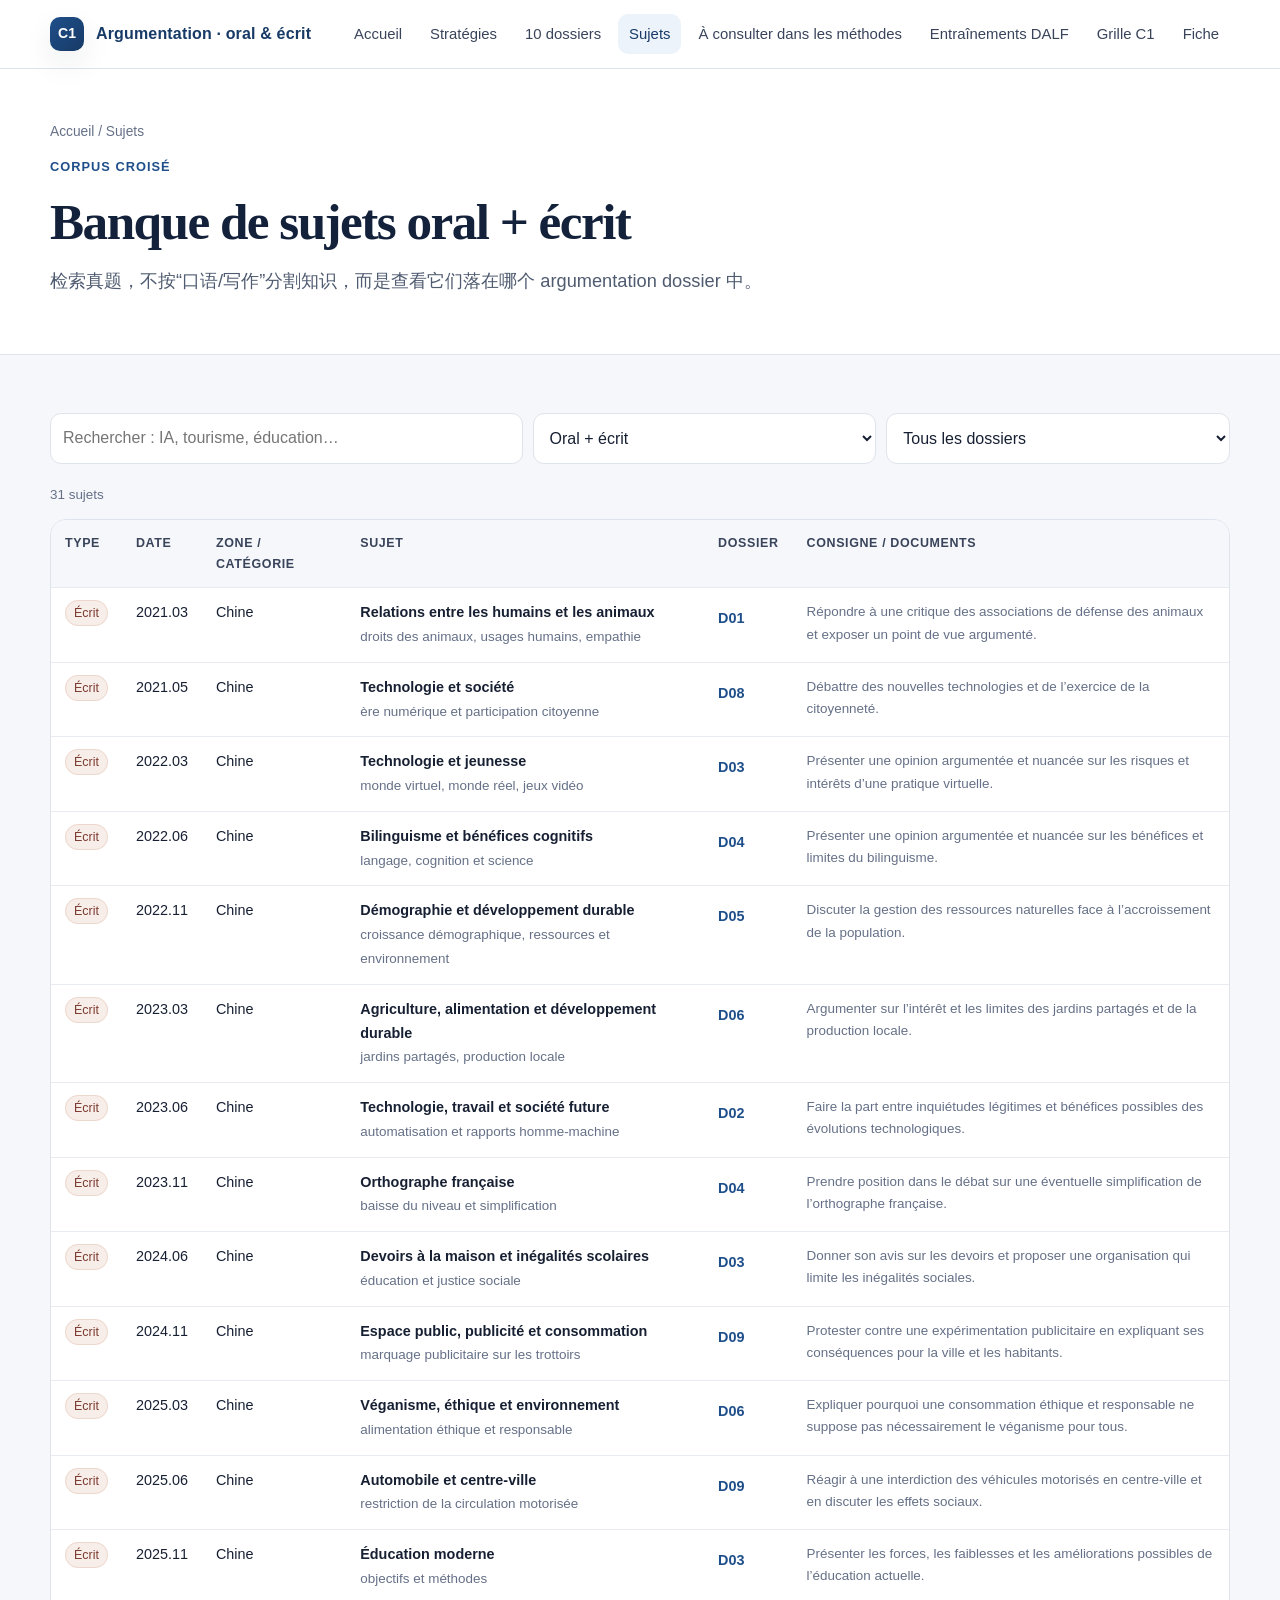
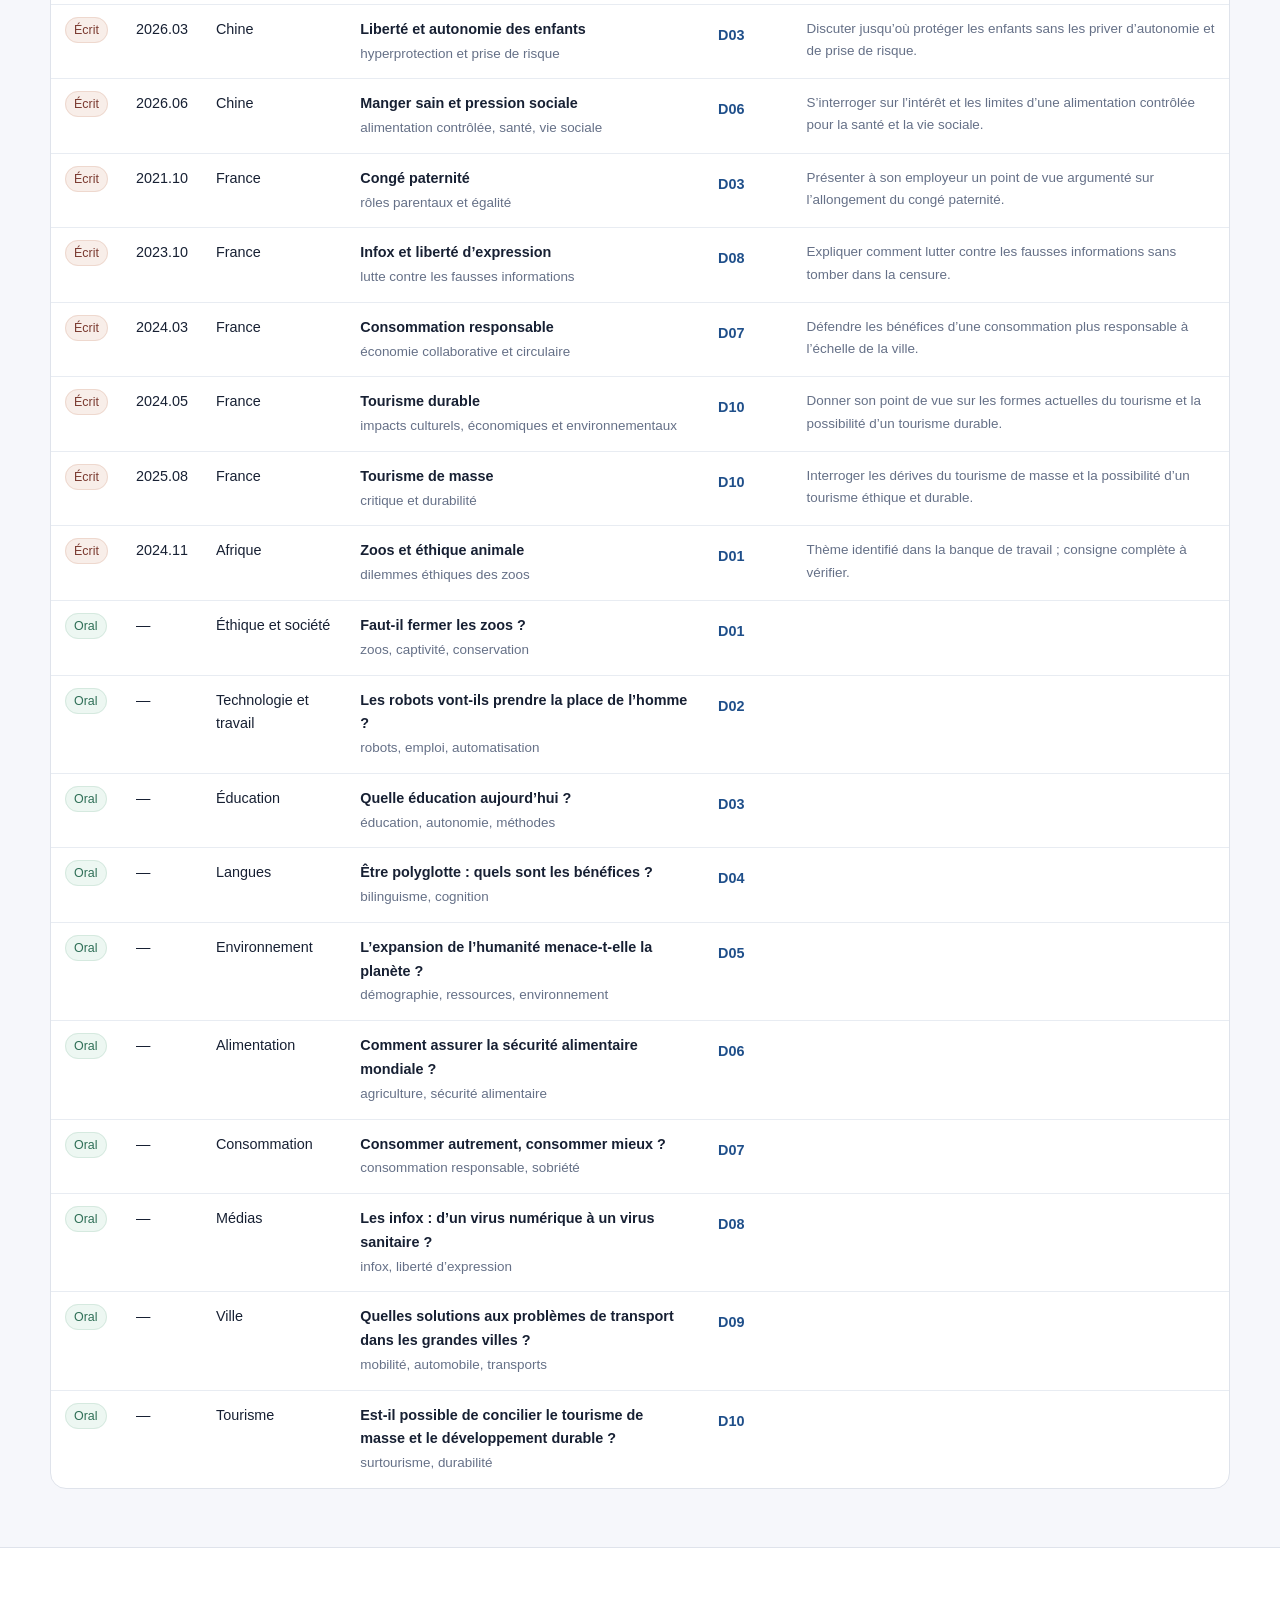
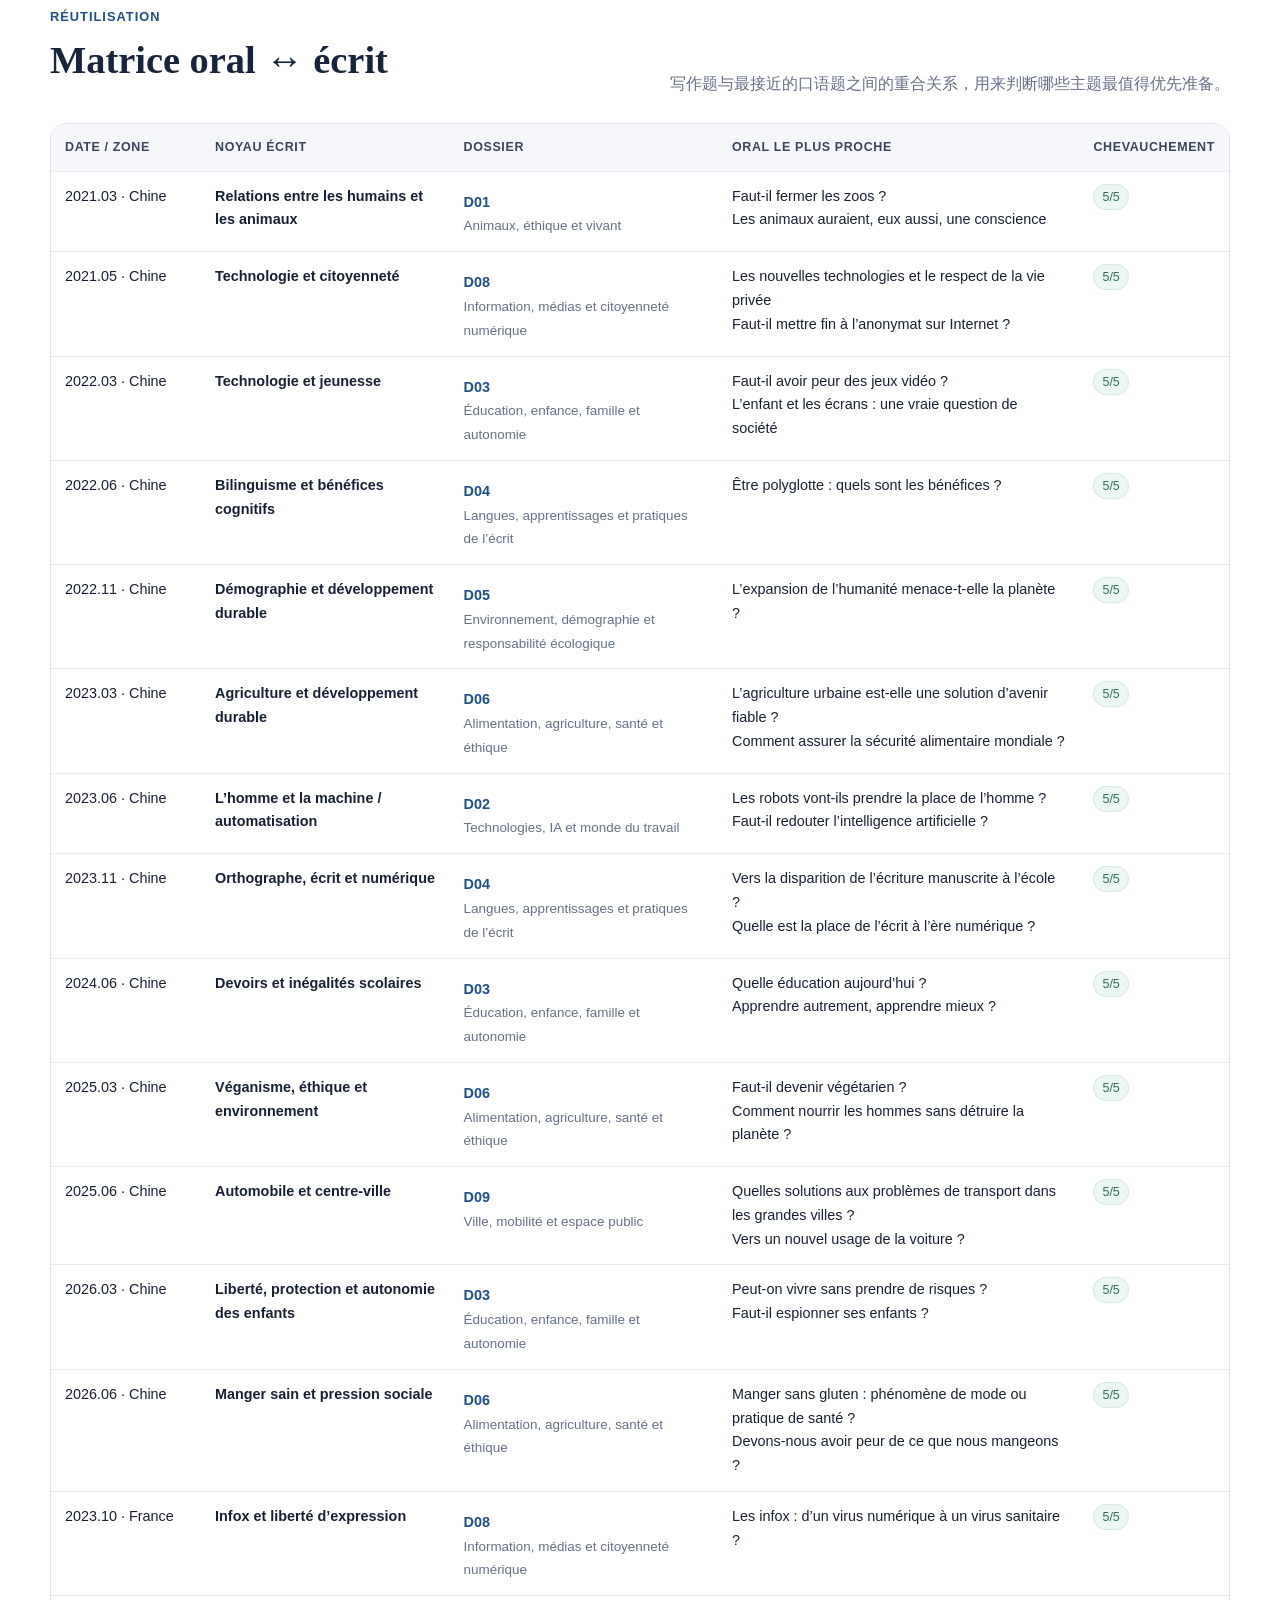
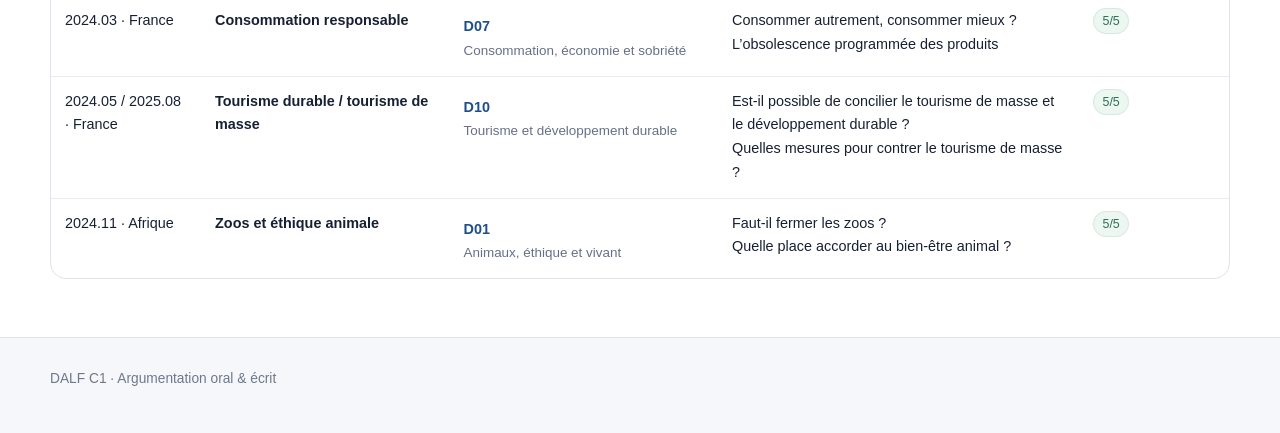
<file: sujets.html>
<!doctype html><html lang="fr"><head><meta charset="utf-8"><meta name="viewport" content="width=device-width,initial-scale=1"><title>Sujets | DALF C1</title><link rel="stylesheet" href="assets/style.css"></head><body>
<header class="topbar"><div class="container nav"><a class="brand" href="index.html"><span class="brand-mark">C1</span><span>Argumentation · oral & écrit</span></a><nav class="nav-links"><a href="index.html">Accueil</a><a href="methode.html">Stratégies</a><a href="dossiers.html">10 dossiers</a><a href="sujets.html">Sujets</a><a href="methodes.html">À consulter dans les méthodes</a><a href="entrainements.html">Entraînements DALF</a><a href="grille.html">Grille C1</a><a href="fiche.html">Fiche</a></nav></div></header>
<main><section class="page-head"><div class="container"><div class="breadcrumb">Accueil / Sujets</div><div class="kicker">Corpus croisé</div><h1>Banque de sujets oral + écrit</h1><p class="lede">检索真题，不按“口语/写作”分割知识，而是查看它们落在哪个 argumentation dossier 中。</p></div></section>
<section class="section"><div class="container">
<div class="filters"><input id="subject-q" type="search" placeholder="Rechercher : IA, tourisme, éducation…"><select id="subject-kind"><option value="all">Oral + écrit</option><option value="written">Écrit</option><option value="oral">Oral</option></select><select id="subject-dossier"><option value="all">Tous les dossiers</option></select></div>
<p id="subjects-count" class="small"></p>
<div class="table-wrap"><table><thead><tr><th>Type</th><th>Date</th><th>Zone / catégorie</th><th>Sujet</th><th>Dossier</th><th>Consigne / documents</th></tr></thead><tbody id="subjects-body"></tbody></table></div>
</div></section>
<section class="section alt"><div class="container"><div class="section-intro"><div><div class="kicker">Réutilisation</div><h2>Matrice oral ↔ écrit</h2></div><p>写作题与最接近的口语题之间的重合关系，用来判断哪些主题最值得优先准备。</p></div><div class="table-wrap"><table><thead><tr><th>Date / zone</th><th>Noyau écrit</th><th>Dossier</th><th>Oral le plus proche</th><th>Chevauchement</th></tr></thead><tbody id="matrix-body"></tbody></table></div></div></section></main>
<footer class="footer"><div class="container">DALF C1 · Argumentation oral & écrit</div></footer><script src="data/data-core.js"></script><script src="data/oral-1.js"></script><script src="data/oral-2.js"></script><script src="data/oral-3.js"></script><script src="data/oral-4.js"></script><script src="data/oral-5.js"></script><script src="data/oral-6.js"></script><script src="assets/app.js"></script></body></html>
</file>
<file: assets/style.css>
:root{--ink:#172033;--muted:#657087;--paper:#f6f7fb;--card:#ffffff;--line:#dfe3eb;--brand:#1f4f8a;--brand-2:#173a66;--accent:#b84a3b;--soft:#edf3fa;--soft-2:#f8eee9;--green:#2f6f57;--shadow:0 12px 30px rgba(23,32,51,.08);--radius:18px}*{box-sizing:border-box}html{scroll-behavior:smooth}body{margin:0;background:var(--paper);color:var(--ink);font-family:Inter,"Noto Sans SC","PingFang SC","Microsoft YaHei",Arial,sans-serif;line-height:1.65}a{color:inherit;text-decoration:none}button,input,select{font:inherit}.container{width:min(1180px,calc(100% - 40px));margin:0 auto}.topbar{position:sticky;top:0;z-index:20;background:rgba(255,255,255,.96);backdrop-filter:blur(10px);border-bottom:1px solid var(--line)}.nav{min-height:68px;display:flex;align-items:center;gap:24px}.brand{display:flex;align-items:center;gap:12px;font-weight:800;color:var(--brand-2);letter-spacing:.01em;white-space:nowrap}.brand-mark{width:34px;height:34px;border-radius:10px;background:linear-gradient(135deg,var(--brand),var(--brand-2));color:#fff;display:grid;place-items:center;font-size:14px;box-shadow:var(--shadow)}.nav-links{margin-left:auto;display:flex;gap:6px;flex-wrap:wrap}.nav-links a{padding:8px 11px;border-radius:10px;color:#39445b;font-size:.93rem}.nav-links a:hover,.nav-links a.active{background:var(--soft);color:var(--brand-2)}.hero{padding:76px 0 48px;background:linear-gradient(180deg,#fff 0%,#f6f7fb 100%);border-bottom:1px solid var(--line)}.eyebrow{display:inline-flex;gap:8px;align-items:center;padding:6px 10px;border-radius:999px;background:var(--soft);color:var(--brand);font-size:.82rem;font-weight:700;text-transform:uppercase;letter-spacing:.08em}h1{font-family:Georgia,"Times New Roman","Noto Serif SC",serif;font-size:clamp(2.35rem,5vw,4.6rem);line-height:1.04;margin:18px 0 18px;letter-spacing:-.03em;color:#13213a}h2{font-family:Georgia,"Times New Roman","Noto Serif SC",serif;font-size:clamp(1.65rem,3vw,2.45rem);line-height:1.2;margin:0 0 14px;color:#17243a}h3{font-size:1.08rem;line-height:1.35;margin:0 0 10px}.lede{max-width:820px;font-size:1.14rem;color:#4f5b70;margin:0 0 28px}.hero-grid{display:grid;grid-template-columns:1.25fr .75fr;gap:36px;align-items:end}.hero-note{background:#fff;border:1px solid var(--line);border-radius:var(--radius);padding:24px;box-shadow:var(--shadow)}.hero-note strong{display:block;margin-bottom:8px;color:var(--brand-2)}.chain{display:flex;flex-wrap:wrap;gap:8px;margin-top:18px}.chain span{background:#fff;border:1px solid var(--line);border-radius:999px;padding:7px 10px;font-size:.86rem;box-shadow:0 4px 10px rgba(23,32,51,.04)}.section{padding:58px 0}.section.alt{background:#fff;border-top:1px solid var(--line);border-bottom:1px solid var(--line)}.section-intro{display:flex;align-items:end;justify-content:space-between;gap:28px;margin-bottom:26px}.section-intro p{max-width:660px;color:var(--muted);margin:0}.grid{display:grid;grid-template-columns:repeat(3,minmax(0,1fr));gap:18px}.card{background:var(--card);border:1px solid var(--line);border-radius:var(--radius);padding:22px;box-shadow:0 8px 20px rgba(23,32,51,.04);transition:.18s ease}.card:hover{transform:translateY(-2px);box-shadow:var(--shadow);border-color:#cbd4e2}.card-id{font-size:.78rem;font-weight:800;color:var(--brand);letter-spacing:.08em;margin-bottom:8px}.card p{color:var(--muted);font-size:.94rem;margin:0 0 14px}.meta-row{display:flex;flex-wrap:wrap;gap:8px;margin-top:14px}.tag{font-size:.78rem;padding:5px 8px;border-radius:999px;background:var(--soft);color:var(--brand-2);border:1px solid #d8e5f4}.tag.warm{background:var(--soft-2);color:#7c3c32;border-color:#eed8ce}.tag.green{background:#edf7f2;color:var(--green);border-color:#d5e9df}.arrow-link{display:inline-flex;gap:7px;align-items:center;color:var(--brand);font-weight:700;font-size:.9rem;margin-top:6px}.two-col{display:grid;grid-template-columns:1fr 1fr;gap:24px}.panel{background:#fff;border:1px solid var(--line);border-radius:var(--radius);padding:26px;box-shadow:0 8px 20px rgba(23,32,51,.04)}.panel h3{color:var(--brand-2)}.list-clean{list-style:none;padding:0;margin:0}.list-clean li{padding:9px 0;border-bottom:1px solid #edf0f4}.list-clean li:last-child{border-bottom:none}.kicker{font-size:.8rem;text-transform:uppercase;letter-spacing:.08em;font-weight:800;color:var(--brand);margin-bottom:10px}.page-head{padding:52px 0 30px;background:#fff;border-bottom:1px solid var(--line)}.page-head h1{font-size:clamp(2.15rem,4vw,3.6rem)}.breadcrumb{font-size:.86rem;color:var(--muted);margin-bottom:12px}.detail-grid{display:grid;grid-template-columns:minmax(0,1fr) 320px;gap:26px;align-items:start}.sidebar{position:sticky;top:92px}.side-menu{background:#fff;border:1px solid var(--line);border-radius:16px;padding:14px}.side-menu a{display:block;padding:9px 10px;border-radius:9px;color:#46526a;font-size:.9rem}.side-menu a:hover{background:var(--soft);color:var(--brand-2)}.block{background:#fff;border:1px solid var(--line);border-radius:18px;padding:25px;margin-bottom:18px}.block h2{font-size:1.55rem}.block h3{margin-top:18px}.quote{border-left:4px solid var(--accent);background:#fff8f5;padding:16px 18px;border-radius:0 12px 12px 0;color:#5b403b}.tension-list{display:flex;flex-wrap:wrap;gap:9px}.tension{padding:8px 10px;border-radius:10px;background:#f2f5fa;border:1px solid #e1e6ee;font-size:.9rem}.numbered{counter-reset:item;list-style:none;padding:0;margin:0}.numbered li{counter-increment:item;display:grid;grid-template-columns:30px 1fr;gap:10px;padding:10px 0;border-bottom:1px solid #edf0f4}.numbered li:before{content:counter(item);width:25px;height:25px;border-radius:50%;display:grid;place-items:center;background:var(--soft);color:var(--brand);font-weight:800;font-size:.8rem}.numbered li:last-child{border-bottom:none}.filters{display:grid;grid-template-columns:1.1fr .8fr .8fr;gap:10px;margin-bottom:20px}.filters input,.filters select{width:100%;border:1px solid var(--line);background:#fff;border-radius:11px;padding:11px 12px;color:var(--ink)}.table-wrap{overflow:auto;background:#fff;border:1px solid var(--line);border-radius:16px}table{width:100%;border-collapse:collapse;min-width:820px}th,td{text-align:left;vertical-align:top;padding:13px 14px;border-bottom:1px solid #e8ecf2;font-size:.9rem}th{position:sticky;top:0;background:#f5f7fb;color:#39445b;font-size:.78rem;text-transform:uppercase;letter-spacing:.05em}tr:last-child td{border-bottom:none}.small{font-size:.84rem;color:var(--muted)}.score-grid{display:grid;grid-template-columns:repeat(5,minmax(0,1fr));gap:12px}.score-card{background:#fff;border:1px solid var(--line);border-radius:15px;padding:18px}.score-card strong{display:block;color:var(--brand-2);margin-bottom:8px}.score-card p{font-size:.88rem;color:var(--muted);margin:0}.task-compare{display:grid;grid-template-columns:1fr 1fr;gap:16px}.task-box{border:1px solid var(--line);background:#fff;border-radius:16px;padding:20px}.task-box .task-title{font-weight:800;color:var(--brand-2);font-size:1.1rem;margin-bottom:10px}.fiche{background:#fff;border:1px solid var(--line);border-radius:18px;padding:28px}.fiche-row{display:grid;grid-template-columns:220px 1fr;border-bottom:1px solid #e9edf2;min-height:52px}.fiche-row:last-child{border-bottom:none}.fiche-label{padding:13px 14px 13px 0;font-weight:700;color:#354056}.fiche-space{padding:13px 0;color:#9aa3b3}.footer{padding:30px 0 42px;color:#6e788c;font-size:.86rem}.notice{background:#fff8e8;border:1px solid #f0dfaf;border-radius:14px;padding:16px 18px;color:#645227;font-size:.9rem}.empty{padding:32px;text-align:center;color:var(--muted)}@media (max-width:980px){.hero-grid,.detail-grid,.two-col,.task-compare{grid-template-columns:1fr}.sidebar{position:static}.grid{grid-template-columns:repeat(2,1fr)}.score-grid{grid-template-columns:repeat(2,1fr)}.nav{align-items:flex-start;padding:12px 0}.nav-links{margin-left:0}.brand{margin-right:auto}.filters{grid-template-columns:1fr}}@media (max-width:680px){.container{width:min(100% - 24px,1180px)}.grid,.score-grid{grid-template-columns:1fr}.hero{padding-top:52px}.nav{flex-wrap:wrap}.nav-links{width:100%;overflow:auto;flex-wrap:nowrap;padding-bottom:4px}.nav-links a{white-space:nowrap}.section{padding:40px 0}.section-intro{display:block}.section-intro p{margin-top:8px}.fiche-row{grid-template-columns:1fr}.fiche-label{padding-bottom:2px}.fiche-space{min-height:56px}}@media print{.topbar,.footer,.no-print,.sidebar{display:none!important}body{background:#fff}.container{width:100%;max-width:none}.section,.page-head{padding:16px 0}.fiche,.block{box-shadow:none;border-color:#bbb}}
</file>
<file: assets/methodes.css>
.method-heading{align-items:center;margin-bottom:14px}.method-heading h2{margin-bottom:0}.method-resource-list{display:grid;gap:14px;margin-top:18px}.method-resource{border:1px solid var(--line);border-radius:15px;padding:18px;background:#fbfcfe}.method-resource.compact{background:#fff}.method-resource-top{display:flex;justify-content:space-between;gap:10px;align-items:center;margin-bottom:10px}.method-resource h3{margin:0 0 4px;color:var(--brand-2)}.method-resource h3 em{font-family:Georgia,"Times New Roman","Noto Serif SC",serif;font-weight:600}.method-resource p{margin:8px 0}.method-pages{font-size:.82rem;font-weight:800;color:var(--accent);letter-spacing:.03em}.method-dossier-link{margin:8px 0 18px 14px}.book-card .small{margin-top:14px}.tool-grid{display:grid;grid-template-columns:repeat(2,minmax(0,1fr));gap:14px;margin-top:18px}.tool-card{border:1px solid var(--line);border-radius:15px;padding:18px;background:#fbfcfe}.tool-card p{margin:7px 0}.harvest-grid{display:grid;grid-template-columns:repeat(5,minmax(0,1fr));gap:10px;margin-top:18px}.harvest-grid>div{border:1px solid var(--line);border-radius:14px;padding:15px;background:#fbfcfe}.harvest-grid span{display:block;color:var(--brand);font-weight:800;font-size:.78rem;letter-spacing:.08em;margin-bottom:7px}.harvest-grid strong{display:block;font-size:.94rem;color:var(--brand-2);line-height:1.35}.harvest-grid small{display:block;margin-top:8px;color:var(--muted);line-height:1.5}@media (max-width:980px){.harvest-grid{grid-template-columns:repeat(2,minmax(0,1fr))}}@media (max-width:680px){.tool-grid,.harvest-grid{grid-template-columns:1fr}.method-resource-top{align-items:flex-start;flex-direction:column}.method-heading{display:block}.method-heading .arrow-link{margin-top:8px}}
</file>
<file: assets/entrainements.css>
.training-toolbar{display:grid;grid-template-columns:1.1fr .8fr .8fr;gap:10px;margin:0 0 22px}.training-toolbar input,.training-toolbar select{width:100%;border:1px solid var(--line);background:#fff;border-radius:11px;padding:11px 12px;color:var(--ink)}.training-list{display:grid;grid-template-columns:repeat(2,minmax(0,1fr));gap:18px}.training-card{background:#fff;border:1px solid var(--line);border-radius:18px;padding:22px;box-shadow:0 8px 20px rgba(23,32,51,.04);display:flex;flex-direction:column}.training-card h3{font-size:1.18rem;margin:5px 0 8px}.training-card p{margin:0 0 10px}.training-card .arrow-link{margin-top:auto;padding-top:7px}.training-meta{display:flex;flex-wrap:wrap;gap:7px;margin:10px 0}.training-source{font-size:.82rem;color:var(--muted);border-top:1px solid #edf0f4;padding-top:10px;margin-top:8px}.training-section-title{margin-top:38px}.correction-head{background:linear-gradient(180deg,#fff 0%,#f7f9fc 100%);border:1px solid var(--line);border-radius:18px;padding:22px;margin-bottom:18px}.correction-source{background:#f8fafc;border:1px solid var(--line);border-radius:12px;padding:12px 14px;color:#59657a;font-size:.87rem}.correction-part{background:#fff;border:1px solid var(--line);border-radius:16px;padding:20px;margin:14px 0}.correction-part h3{color:var(--brand-2);margin-bottom:12px}.correction-points{margin:8px 0 0;padding-left:20px}.correction-points li{margin:7px 0}.correction-intro,.correction-conclusion{background:#f8fafc;border-left:4px solid var(--brand);padding:14px 16px;border-radius:0 12px 12px 0;margin:14px 0}.teaching-note{background:#fff8e8;border:1px solid #f0dfaf;border-radius:14px;padding:16px 18px;color:#645227;margin-top:18px}.training-inline{display:grid;grid-template-columns:repeat(2,minmax(0,1fr));gap:14px}.training-inline .training-card{padding:18px}.training-pill{display:inline-flex;align-items:center;padding:5px 8px;border-radius:999px;background:#f2f5fa;border:1px solid #e1e6ee;font-size:.76rem;color:#46526a}.training-count{color:var(--muted);font-size:.86rem;margin:8px 0 18px}@media(max-width:900px){.training-list,.training-inline{grid-template-columns:1fr}.training-toolbar{grid-template-columns:1fr}}
</file>
